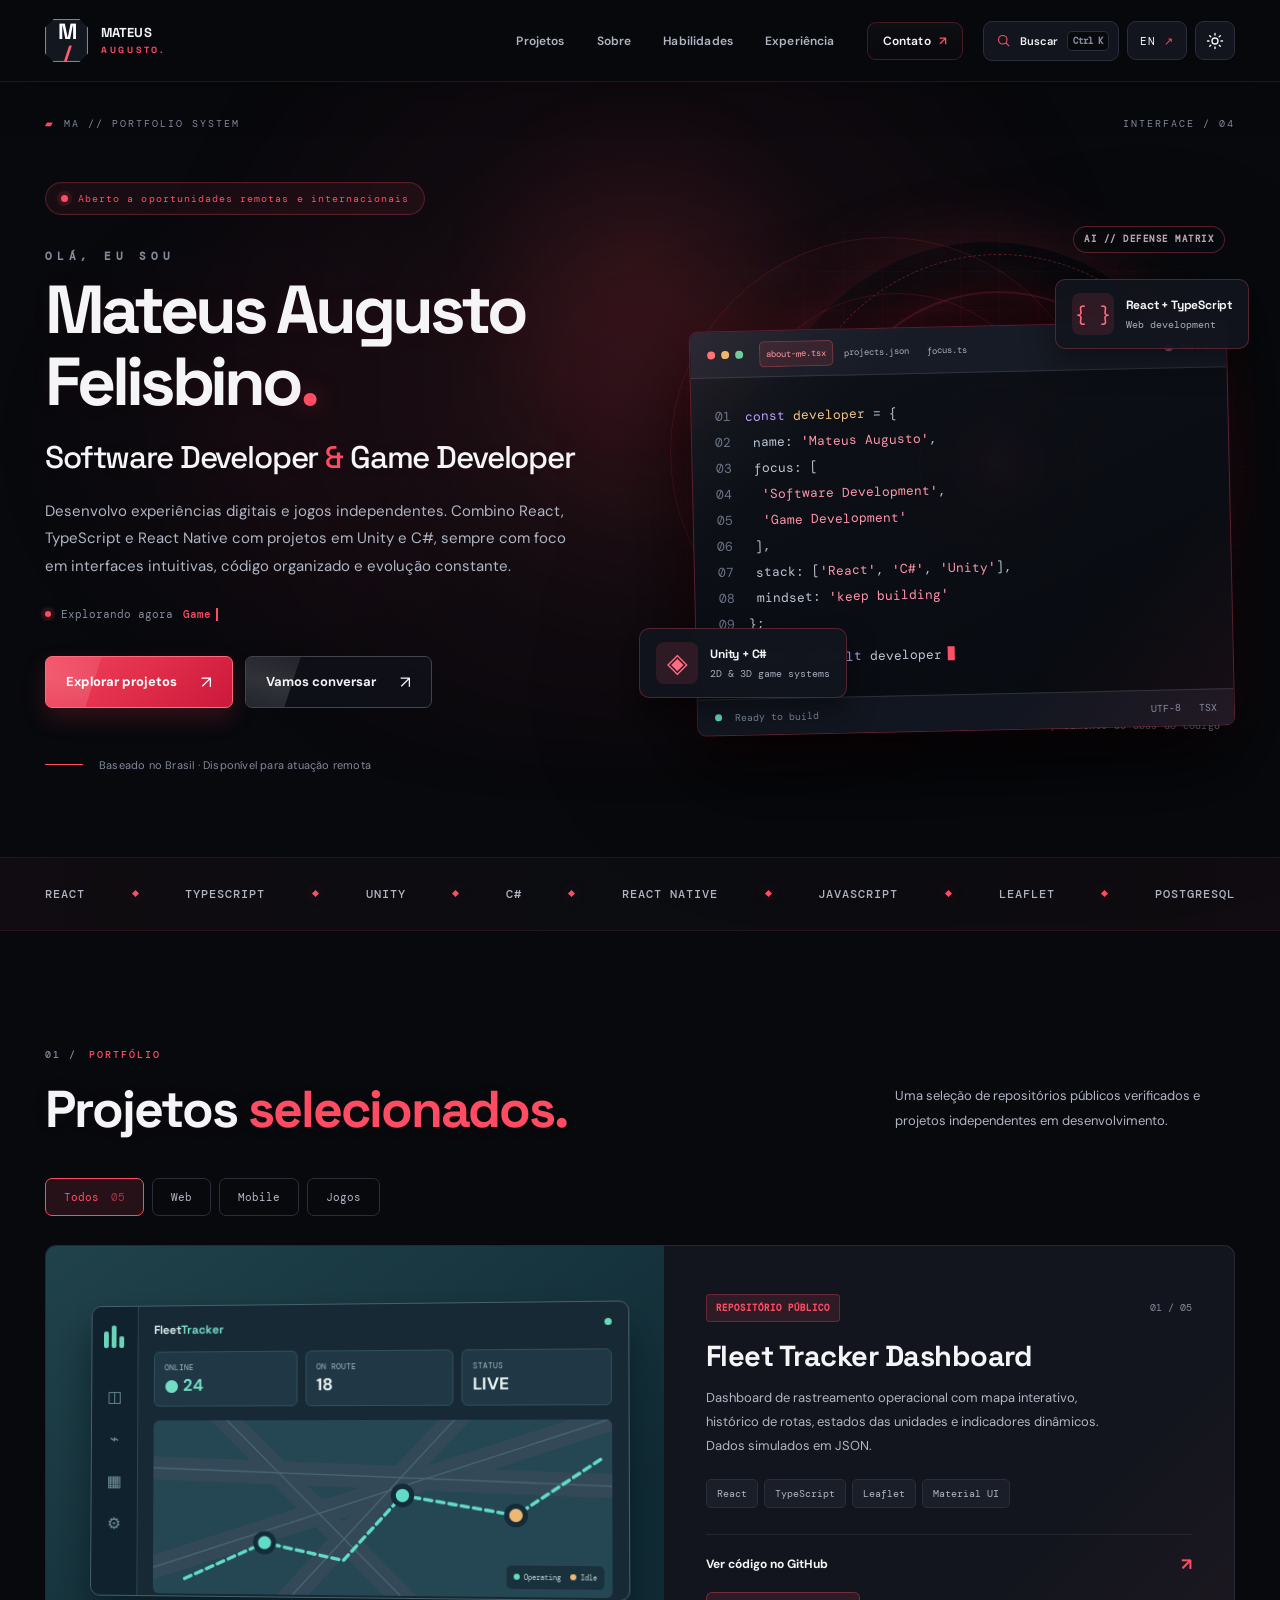
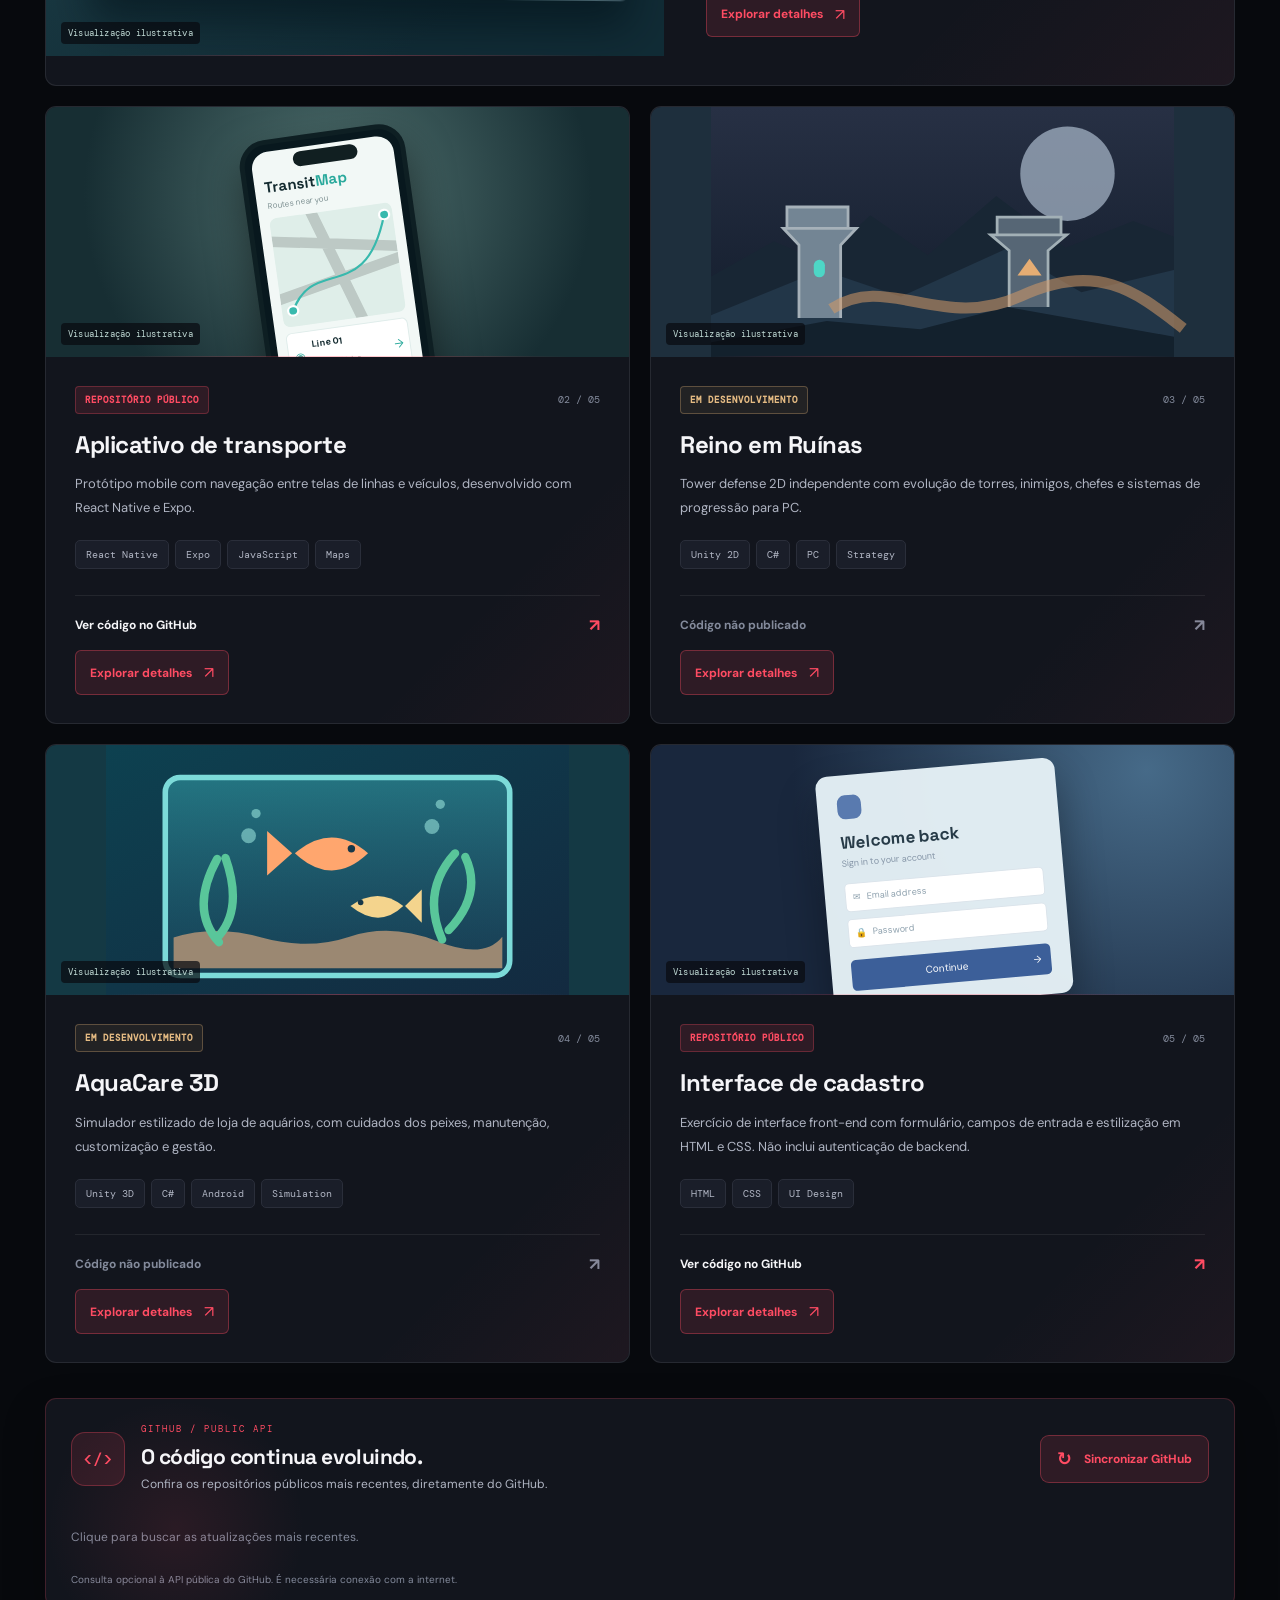
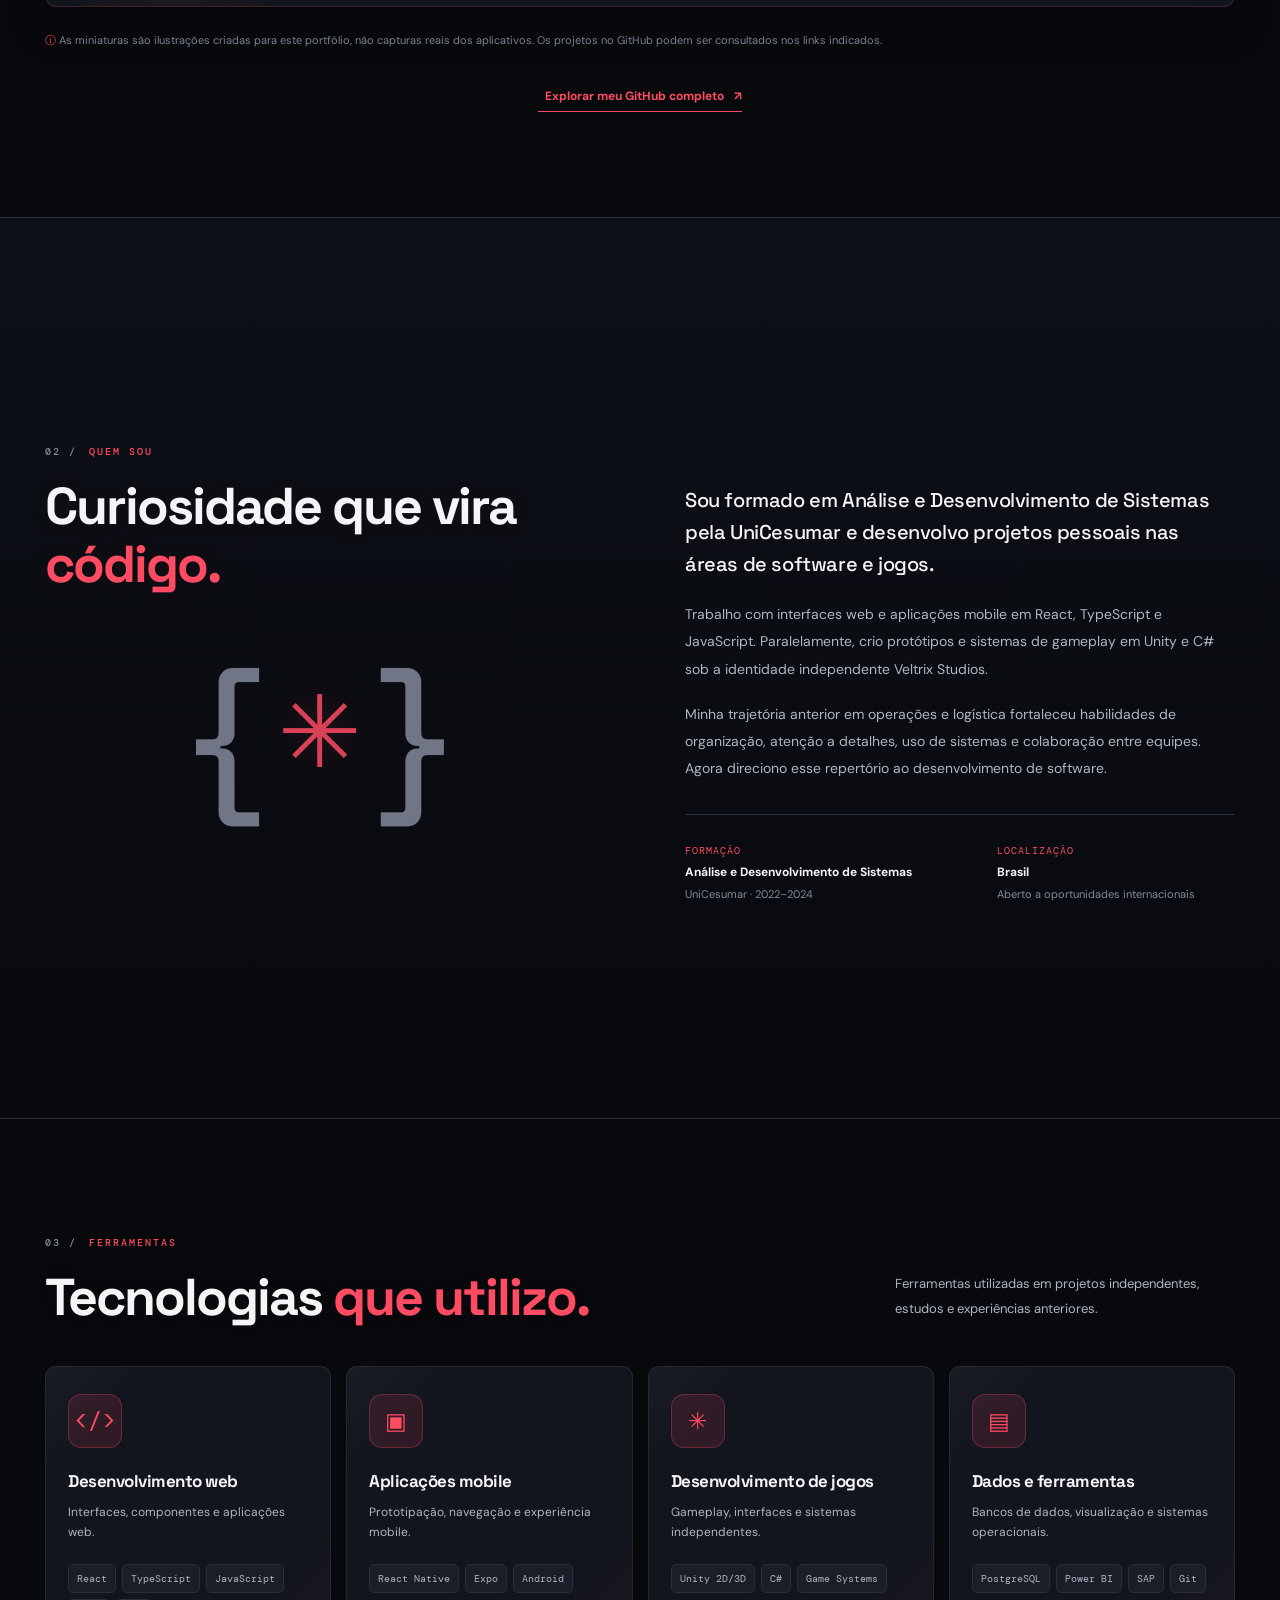
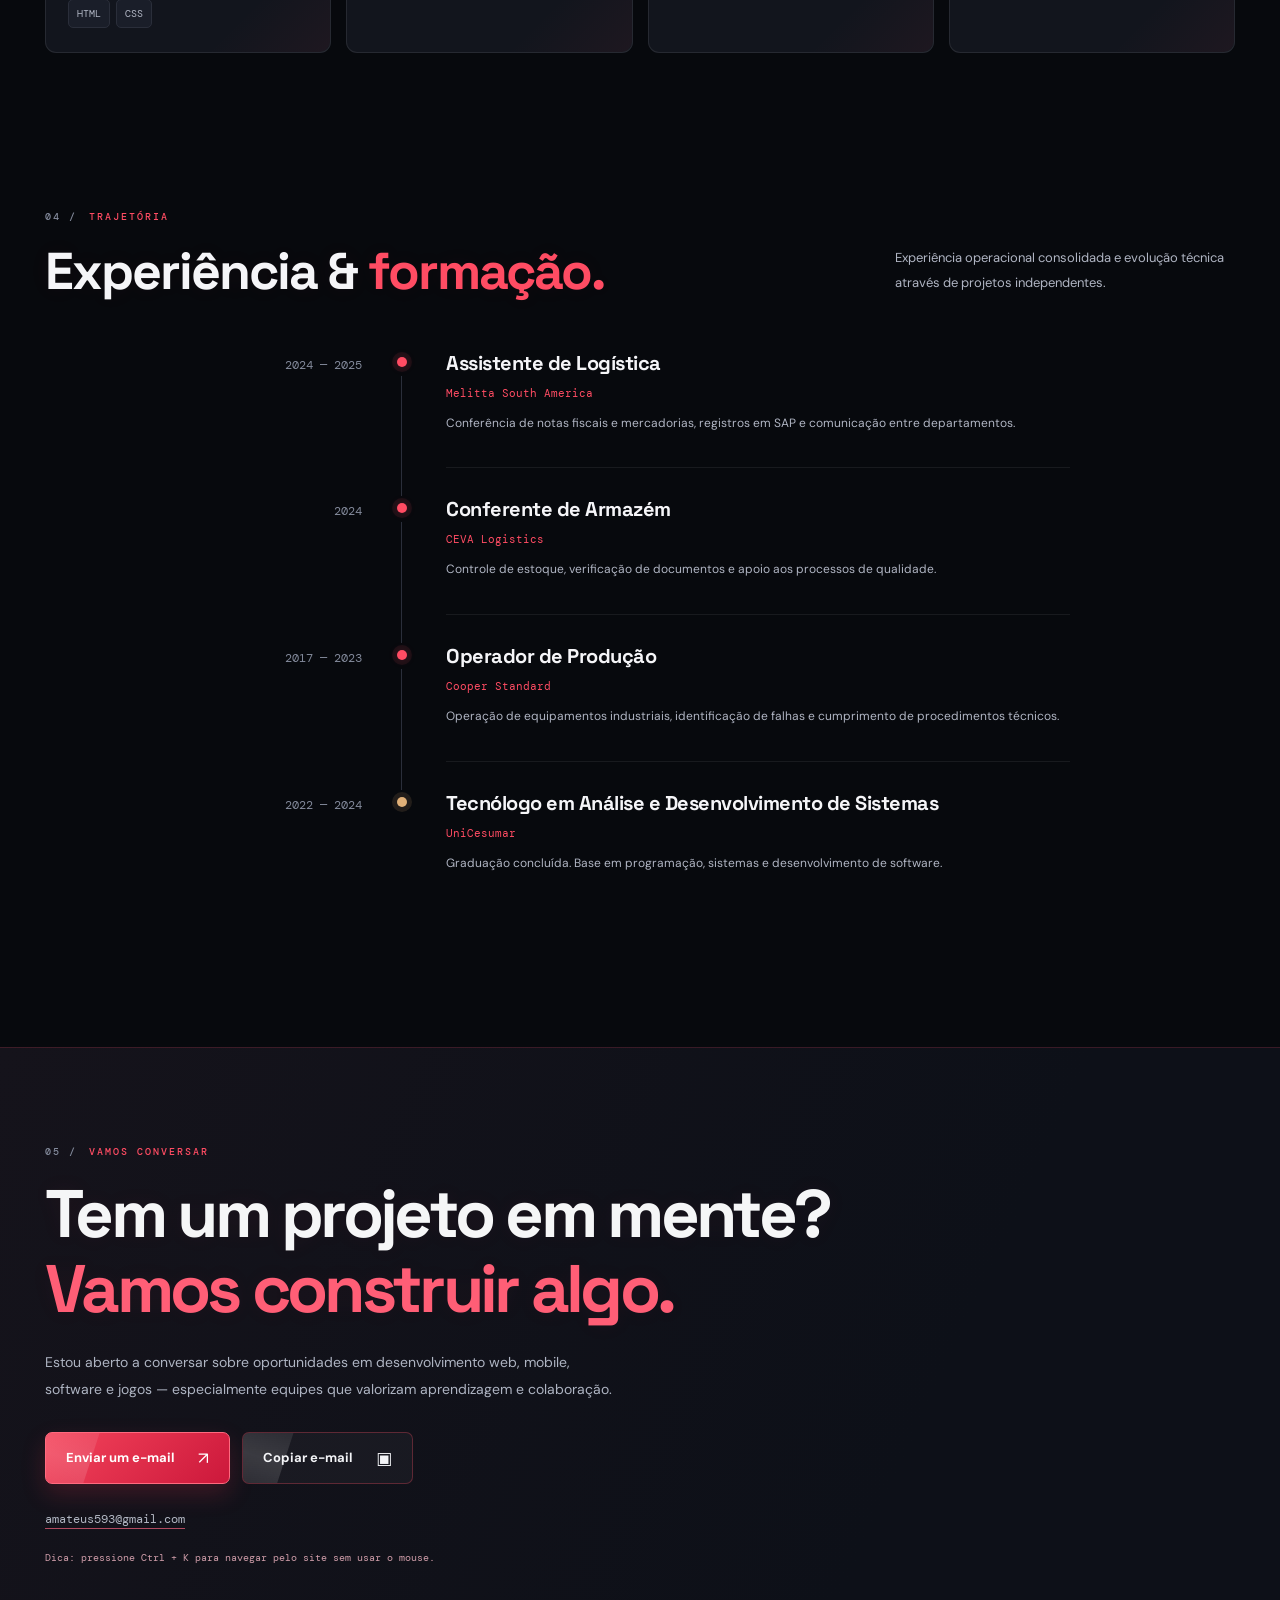
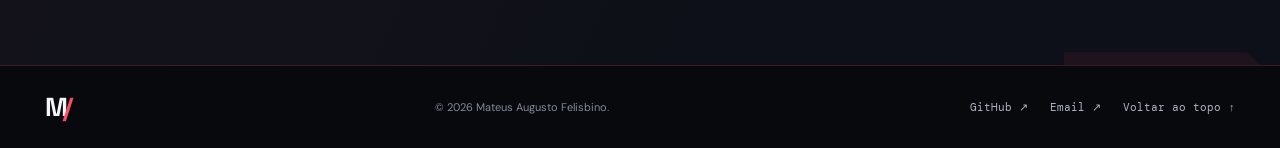
<file: index (1).html>
<!DOCTYPE html>
<html data-theme="dark" lang="pt-BR">
<head>
<meta charset="utf-8"/>
<meta content="width=device-width, initial-scale=1" name="viewport"/>
<meta content="#07090d" name="theme-color"/>
<meta content="Portfólio de Mateus Augusto Felisbino. Desenvolvedor de software e jogos com projetos em React, TypeScript, React Native, Unity e C#." id="meta-description" name="description"/>
<meta content="website" property="og:type"/>
<meta content="Mateus Augusto | Software &amp; Game Developer" property="og:title"/>
<meta content="Projetos reais em React, TypeScript e React Native, além de jogos independentes em Unity e C#." id="og-description" property="og:description"/>
<title>Mateus Augusto | Desenvolvedor de Software &amp; Jogos</title>
<link href="[data-uri]" rel="icon" type="image/svg+xml"/>
<style data-source="styles.css">@import url('https://fonts.googleapis.com/css2?family=DM+Mono:wght@400;500&family=DM+Sans:wght@400;500;600;700&family=Space+Grotesk:wght@400;500;600;700&display=swap');
:root{--bg:#0b121b;--bg2:#0e1922;--card:#111d27;--surface:#14232d;--text:#edf4f2;--muted:#91a3ae;--subtle:#647781;--accent:#65debf;--accent-dark:#102a27;--line:#25353e;--code:#0d1822;--shadow:rgba(0,0,0,.32);--white:#fff;--header:rgba(11,18,27,.88);color-scheme:dark}
:root[data-theme="light"]{--bg:#f3f7f7;--bg2:#e9f0f0;--card:#fff;--surface:#e7f0ee;--text:#14232b;--muted:#475a63;--subtle:#738890;--accent:#087f68;--accent-dark:#ddf4eb;--line:#d5e1e1;--code:#15252d;--shadow:rgba(13,44,47,.1);--header:rgba(243,247,247,.9);color-scheme:light}
*,*:before,*:after{box-sizing:border-box}
html{scroll-behavior:smooth;scroll-padding-top:100px}
body{margin:0;background:var(--bg);color:var(--text);font-family:'DM Sans',Inter,system-ui,-apple-system,'Segoe UI',sans-serif;-webkit-font-smoothing:antialiased;overflow-x:hidden}
::selection{background:var(--accent);color:var(--bg)}
a{color:inherit;text-decoration:none}
button{font:inherit;cursor:pointer}
a,button{-webkit-tap-highlight-color:transparent}
a:focus-visible,button:focus-visible{outline:3px solid var(--accent);outline-offset:4px}
.shell{width:min(1190px,calc(100% - 72px));margin-inline:auto}
.skip-link{position:fixed;z-index:1000;top:-70px;left:20px;background:var(--accent);color:#071918;padding:12px 18px;border-radius:10px}.skip-link:focus{top:20px}
.visually-hidden{position:absolute;width:1px;height:1px;padding:0;margin:-1px;overflow:hidden;clip:rect(0,0,0,0);white-space:nowrap;border:0}
.page-glow{position:absolute;z-index:0;inset:0 0 auto;min-height:760px;background:radial-gradient(ellipse 65% 60% at 78% 26%,rgba(38,120,117,.12),transparent 75%);pointer-events:none}
.progress{position:fixed;height:2px;width:0;left:0;top:0;background:var(--accent);z-index:110}
.site-header{height:82px;position:sticky;top:0;z-index:80;background:var(--header);backdrop-filter:blur(20px);-webkit-backdrop-filter:blur(20px);border-bottom:1px solid var(--line)}
.nav{height:100%;display:flex;align-items:center;justify-content:space-between;gap:20px;position:relative}
.brand{display:flex;align-items:center;gap:13px;flex-shrink:0}.brand-icon{width:43px;height:43px;border:1.5px solid var(--accent);border-radius:12px;display:grid;place-items:center;font-family:'Space Grotesk',sans-serif;font-weight:700;letter-spacing:-6px;padding-right:5px;font-size:22px;line-height:1}.brand-icon span,.footer-brand span{color:var(--accent)}.brand-text{font-family:'Space Grotesk',sans-serif;letter-spacing:-.5px;font-size:14px;font-weight:700;display:flex;flex-direction:column;line-height:1.12}.brand-text span{color:var(--accent);font-size:10px;letter-spacing:2px;margin-top:4px}
.nav-menu,.nav-actions{display:flex;align-items:center}.nav-menu{gap:32px;margin-left:auto}.nav-menu>a{color:var(--muted);font-size:13px;font-weight:600;transition:color .2s}.nav-menu>a:hover,.footer-links a:hover{color:var(--accent)}.nav-menu>a.nav-contact{color:var(--text);border:1px solid var(--line);padding:10px 15px;border-radius:9px}.nav-contact span{color:var(--accent);padding-left:5px}.nav-actions{gap:10px}.lang-toggle,.icon-button{height:39px;border:1px solid var(--line);background:transparent;color:var(--text);border-radius:9px;display:grid;place-items:center;transition:border-color .2s,background .2s}.lang-toggle{font-family:'DM Mono',monospace;font-size:11px;letter-spacing:1px;display:flex;align-items:center;gap:8px;padding:0 12px}.lang-toggle span{color:var(--accent)}.icon-button{width:40px}.lang-toggle:hover,.icon-button:hover{border-color:var(--accent);background:var(--surface)}.menu-toggle{display:none}
.hero{position:relative;min-height:685px;display:grid;grid-template-columns:1.13fr .87fr;gap:50px;align-items:center;padding-top:52px;padding-bottom:70px}
.hero-copy{position:relative;z-index:1}.eyebrow{display:inline-flex;align-items:center;gap:10px;padding:9px 15px;border:1px solid rgba(101,222,191,.25);border-radius:40px;background:rgba(40,135,115,.07);font-family:'DM Mono',monospace;font-size:10px;letter-spacing:.5px;color:var(--accent);margin:0 0 38px}.pulse-dot{width:7px;height:7px;border-radius:50%;background:var(--accent);box-shadow:0 0 0 5px rgba(101,222,191,.12)}.hero-intro{font-family:'DM Mono',monospace;font-size:11px;font-weight:500;letter-spacing:4px;color:var(--muted);margin:0 0 11px}
h1,h2,h3,h4,p{margin-top:0}h1,h2,h3{font-family:'Space Grotesk',sans-serif}h1{font-size:clamp(56px,5.45vw,83px);line-height:1.035;letter-spacing:-5px;margin:0 0 22px;font-weight:700}h1 .surname{display:block}h1 .punct{color:var(--accent)}.hero-role{font-family:'Space Grotesk',sans-serif;font-size:clamp(23px,2.35vw,34px);line-height:1.2;letter-spacing:-1.4px;font-weight:500;color:var(--accent);margin:0 0 21px}.hero-role .and{color:var(--muted)}.hero-description{max-width:550px;color:var(--muted);font-size:15px;line-height:1.95;margin-bottom:29px}
.hero-actions,.contact-actions{display:flex;align-items:center;gap:12px;flex-wrap:wrap}.button{border-radius:10px;padding:14px 22px;display:inline-flex;align-items:center;justify-content:center;gap:25px;min-height:49px;font-size:13px;font-weight:700;transition:transform .2s,border-color .2s,background .2s;white-space:nowrap}.button:hover{transform:translateY(-2px)}.button span:last-child{font-size:17px;font-weight:400}.button-primary{background:#65debf;border:1px solid #65debf;color:#0b2021}.button-primary:hover{background:#94efda}.button-secondary{border:1px solid var(--line);background:transparent;color:var(--text)}.button-secondary:hover{border-color:var(--accent);background:var(--surface)}.hero-bottom{display:flex;align-items:center;gap:16px;margin-top:55px}.hero-bottom p{font-size:11px;letter-spacing:.2px;color:var(--subtle);margin:0}.hero-line{width:38px;height:1px;background:var(--accent)}
.hero-visual{height:508px;position:relative;isolation:isolate}.visual-grid{position:absolute;inset:2% -6%;opacity:.5;background-image:linear-gradient(var(--line) 1px,transparent 1px),linear-gradient(90deg,var(--line) 1px,transparent 1px);background-size:39px 39px;mask-image:radial-gradient(ellipse 76% 76% at center,#000 30%,transparent 100%)}.visual-orbit{position:absolute;width:320px;height:320px;border:1px solid rgba(101,222,191,.15);border-radius:50%;left:10%;top:14%;z-index:-1}.orb-two{width:430px;height:430px;left:-2%;top:3%;border-color:rgba(101,222,191,.08)}
.editor-window{position:absolute;top:99px;right:12px;left:5px;background:var(--code);border:1px solid #35505c;border-radius:15px;box-shadow:0 27px 70px rgba(0,0,0,.45),0 0 90px rgba(56,181,156,.06);overflow:hidden;transform:rotate(-2deg)}.editor-titlebar{height:46px;display:flex;align-items:center;padding:0 17px;border-bottom:1px solid #263c47;color:#99adb6;font-family:'DM Mono',monospace;font-size:11px;gap:16px}.editor-dots{display:flex;gap:6px}.editor-dots i{height:8px;width:8px;border-radius:50%;background:#ff6e70}.editor-dots i:nth-child(2){background:#efb765}.editor-dots i:nth-child(3){background:#68cd99}.editor-branch{margin-left:auto;color:#68cd99}.editor-code{padding:26px 23px 27px;font-family:'DM Mono',monospace;font-size:clamp(10px,1.1vw,13px);line-height:2;white-space:nowrap;color:#b5d2dc;overflow:hidden}.editor-code em{font-style:normal;display:inline-block;width:22px;color:#49626d;user-select:none}.editor-code .kw{color:#a7b7fa}.editor-code .fn{color:#f5cb92}.editor-code .str{color:#91d6ad}.editor-code .code-gap{height:8px}.cursor{display:inline-block;width:7px;height:14px;background:#65debf;vertical-align:-2px;margin-left:6px;animation:blink 1.2s step-end infinite}@keyframes blink{50%{opacity:0}}.editor-footer{display:flex;align-items:center;justify-content:space-between;padding:11px 17px;border-top:1px solid #263c47;font-family:'DM Mono',monospace;font-size:10px;color:#8ba5ac}.signal-dot{display:inline-block;width:7px;height:7px;background:#65debf;border-radius:50%;margin-right:7px}
.floating-tech{position:absolute;z-index:2;display:flex;align-items:center;gap:12px;padding:13px 16px;background:#1b3037;border:1px solid #39605b;border-radius:12px;box-shadow:0 14px 34px rgba(0,0,0,.34);color:#eaf5f2;animation:floaty 6s ease-in-out infinite}.float-top{right:-14px;top:57px}.float-bottom{bottom:34px;left:-42px;animation-delay:-3s}.floating-tech strong{display:block;font-family:'Space Grotesk',sans-serif;font-size:12px;letter-spacing:-.2px}.floating-tech small{display:block;font-family:'DM Mono',monospace;font-size:10px;color:#95b2ae;margin-top:5px}.tech-symbol{font-size:20px;color:#65debf;font-family:'DM Mono',monospace;background:#233d42;border-radius:8px;width:42px;height:42px;display:grid;place-items:center}.unity-mark{font-size:27px}@keyframes floaty{50%{transform:translateY(-8px)}}
.tech-marquee{height:74px;border-top:1px solid var(--line);border-bottom:1px solid var(--line);background:var(--bg2);overflow:hidden;display:flex;align-items:center}.marquee-inner{width:min(1190px,calc(100% - 72px));margin-inline:auto;display:flex;justify-content:space-between;align-items:center;gap:22px;white-space:nowrap}.marquee-inner span{font-family:'DM Mono',monospace;font-size:12px;letter-spacing:1px;color:var(--subtle);font-weight:500}.marquee-inner i{display:block;width:5px;height:5px;min-width:5px;background:var(--accent);transform:rotate(45deg)}
.section{padding-top:117px;padding-bottom:112px}.section-head{display:flex;align-items:flex-end;justify-content:space-between;gap:32px;margin-bottom:37px}.section-label{display:flex;align-items:center;gap:12px;font-family:'DM Mono',monospace;letter-spacing:2.2px;font-size:10px;font-weight:500;color:var(--accent);margin-bottom:19px}.label-index{color:var(--subtle)}.section h2,.about-grid h2{font-size:clamp(38px,4.05vw,59px);line-height:1.12;letter-spacing:-2.7px;margin:0;font-weight:700}.section h2 span,.about-grid h2 span{color:var(--accent)}.section-subtitle{color:var(--muted);font-size:13px;line-height:1.9;max-width:340px;margin:0 0 4px}
.filter-bar{display:flex;align-items:center;gap:8px;margin-bottom:29px;flex-wrap:wrap}.filter{border:1px solid var(--line);background:transparent;color:var(--muted);border-radius:8px;padding:11px 18px;font-family:'DM Mono',monospace;font-size:11px;transition:all .2s}.filter span{margin-left:5px;opacity:.6}.filter:hover{color:var(--text);border-color:var(--accent)}.filter.active{background:var(--accent-dark);color:var(--accent);border-color:var(--accent)}
.projects-grid{display:grid;grid-template-columns:repeat(2,minmax(0,1fr));gap:22px}.project-card{border:1px solid var(--line);background:var(--card);border-radius:16px;overflow:hidden;display:flex;flex-direction:column;transition:transform .25s,border-color .25s,box-shadow .25s}.project-card:hover{transform:translateY(-5px);border-color:rgba(101,222,191,.43);box-shadow:0 15px 42px var(--shadow)}.project-card[hidden]{display:none!important}.project-featured{grid-column:1/-1;flex-direction:row;min-height:410px}.project-featured .project-art{width:52%;min-height:410px}.project-featured .project-info{width:48%;padding:48px 42px;display:flex;flex-direction:column;align-items:flex-start}.project-featured .project-info h3{font-size:29px}.project-featured .project-info p{max-width:425px}.project-featured .project-info .project-link{margin-top:auto}.project-art{position:relative;height:250px;overflow:hidden;display:grid;place-items:center;isolation:isolate}.art-caption{position:absolute;bottom:12px;left:15px;color:#c0dad5;font-family:'DM Mono',monospace;font-size:9px;letter-spacing:.2px;background:rgba(8,23,30,.6);border-radius:4px;padding:5px 7px}.project-info{padding:30px 30px 28px;flex:1;display:flex;flex-direction:column;align-items:flex-start}.project-overline{display:flex;align-items:center;justify-content:space-between;gap:10px;width:100%;margin-bottom:17px}.type-pill{color:var(--accent);border:1px solid rgba(101,222,191,.22);background:rgba(101,222,191,.07);border-radius:4px;font-family:'DM Mono',monospace;font-size:9px;letter-spacing:1px;padding:7px 9px}.type-dev{color:#e8b981;border-color:rgba(232,185,129,.25);background:rgba(232,185,129,.07)}.index{color:var(--subtle);font-family:'DM Mono',monospace;font-size:10px}.project-info h3{font-size:24px;letter-spacing:-.8px;line-height:1.2;margin:0 0 13px}.project-info p{font-size:13px;line-height:1.85;color:var(--muted);margin:0 0 20px}.tag-list{display:flex;flex-wrap:wrap;gap:6px;margin-bottom:26px}.tag-list span,.skill-tags span{background:var(--surface);color:var(--muted);border:1px solid var(--line);font-family:'DM Mono',monospace;border-radius:5px;padding:7px 10px;font-size:10px}.project-link{margin-top:auto;display:flex;align-items:center;justify-content:space-between;width:100%;gap:12px;border-top:1px solid var(--line);padding-top:18px;font-size:12px;font-weight:700;transition:color .2s}.project-link span:last-child{color:var(--accent);font-size:17px}.project-link:hover{color:var(--accent)}.project-unavailable{color:var(--subtle);cursor:default}.project-unavailable span:last-child{color:var(--subtle)}.projects-footnote{color:var(--subtle);font-size:11px;line-height:1.8;margin:17px 0 0}.projects-footnote span:first-child{color:var(--accent)}.view-all{text-align:center;margin-top:33px}.text-link{color:var(--accent);font-size:12px;font-weight:700;border-bottom:1px solid var(--accent);padding-bottom:7px}.text-link span{margin-left:7px}
.art-fleet{background:linear-gradient(145deg,#20424b,#102b35 78%);padding:38px 35px}.fleet-mock{width:100%;max-width:540px;height:295px;display:flex;box-shadow:0 25px 40px rgba(1,15,21,.55);background:#172935;border:1px solid #45616b;border-radius:10px;overflow:hidden;transform:perspective(950px) rotateY(-4deg) rotateX(1deg)}.fleet-sidebar{width:48px;background:#10222e;display:flex;flex-direction:column;gap:22px;align-items:center;padding-top:19px;color:#73939e;border-right:1px solid #2a4551}.fleet-sidebar b{font-size:16px;font-weight:400}.fleet-logo{width:23px;height:23px;display:flex;align-items:flex-end;gap:3px;margin-bottom:17px}.fleet-logo span{height:17px;width:5px;background:#69d4b8;border-radius:2px}.fleet-logo span:nth-child(2){height:23px}.fleet-logo span:nth-child(3){height:12px}.fleet-main{padding:16px;width:calc(100% - 48px);min-width:0}.fleet-header{display:flex;justify-content:space-between;color:#d7eceb;font-family:'Space Grotesk',sans-serif;font-weight:700;font-size:12px}.fleet-header span span{color:#76dfc9}.fleet-small-dot{width:7px;height:7px;border-radius:50%;background:#69dab8}.fleet-stats{display:grid;grid-template-columns:repeat(3,1fr);gap:8px;margin:14px 0}.fleet-stats>div{padding:10px;background:#203845;border:1px solid #30505a;border-radius:6px}.fleet-stats small{display:block;font-family:'DM Mono',monospace;font-size:8px;color:#9eb6bb}.fleet-stats strong{display:block;font-size:17px;color:#e8f2f1;margin-top:2px}.fleet-stats>div:first-child strong{color:#71dec5}.fleet-map{height:175px;border-radius:6px;overflow:hidden;background:#254653;position:relative}.fleet-map>svg{width:100%;height:100%}.map-legend{position:absolute;right:8px;bottom:8px;background:#18303ae9;border-radius:5px;color:#c6dbdc;font-family:'DM Mono',monospace;font-size:7px;display:flex;gap:9px;padding:7px}.map-legend i{width:6px;height:6px;background:#65debf;border-radius:50%;display:inline-block}.map-legend span:last-child i{background:#eeb873}
.art-mobile{background:radial-gradient(circle at 50% 35%,#517270,#172e33 76%)}.phone{height:315px;width:167px;background:#08181e;border:5px solid #0e1f23;box-shadow:0 20px 40px rgba(0,0,0,.5);border-radius:27px;padding:7px;transform:rotate(-8deg) translateY(24px);position:relative}.phone-camera{position:absolute;z-index:2;top:11px;left:49px;width:65px;height:15px;border-radius:10px;background:#111f21}.phone-screen{height:100%;border-radius:17px;overflow:hidden;background:#f2f8f6;padding:26px 10px 10px;color:#142b30;font-family:'DM Sans',sans-serif}.phone-title{font-family:'Space Grotesk';font-size:15px;font-weight:700}.phone-title span{color:#2aa99c}.phone-title-small{font-size:8px;color:#7c8f91;margin:4px 0 8px}.phone-map{height:110px;border-radius:7px;overflow:hidden;background:#dfeee9}.phone-map svg{width:100%;height:100%}.phone-line{display:flex;gap:8px;align-items:center;background:#fff;border:1px solid #e0edeb;border-radius:6px;padding:7px 6px;margin-top:6px}.phone-line span{color:#2aa99c;font-size:12px}.phone-line div{flex:1}.phone-line b{font-size:9px;display:block}.phone-line small{font-size:7px;color:#819394}.phone-line i{font-style:normal;color:#2aa99c;font-size:12px}
.art-ruins{background:#1e2f3d}.art-aquacare{background:#143944}.game-art{width:100%;height:100%;object-fit:cover}
.art-login{background:radial-gradient(circle at 85% 10%,#466a88,#19273d 65%)}.login-mock{background:rgba(231,242,247,.96);color:#273b48;border-radius:12px;width:240px;padding:20px;transform:rotate(-5deg) translateY(15px);box-shadow:0 20px 40px rgba(0,0,0,.32)}.login-orb{width:24px;height:24px;border-radius:8px;background:#597aaf;margin-bottom:12px}.login-mock h4{font-family:'Space Grotesk';font-size:17px;margin:0 0 4px}.login-mock p{font-size:9px;color:#8595a7;margin:0 0 14px}.mock-input{height:29px;border:1px solid #dbe4eb;border-radius:5px;color:#8da0ad;background:#fff;font-size:9px;margin-bottom:7px;padding:7px}.mock-button{padding:9px;background:#3c5f99;border-radius:5px;color:#fff;font-size:10px;text-align:center;margin-top:12px}.mock-button span{float:right}
.about-section{background:var(--bg2);border-block:1px solid var(--line)}.about-grid{display:grid;grid-template-columns:1fr 1fr;gap:90px;padding-top:110px;padding-bottom:105px}.about-left{position:relative}.about-grid h2{max-width:480px}.about-art{height:230px;display:flex;align-items:center;justify-content:center;gap:16px;margin-top:25px;opacity:.85;color:var(--subtle)}.big-bracket{font-family:'Space Grotesk';font-size:160px;font-weight:500;line-height:1}.about-asterisk{font-size:100px;color:var(--accent);animation:soft-spin 28s linear infinite}@keyframes soft-spin{to{transform:rotate(360deg)}}.about-right{padding-top:39px}.about-right p{color:var(--muted);font-size:14px;line-height:1.95;margin-bottom:18px}.about-right .about-lead{color:var(--text);font-family:'Space Grotesk';font-size:20px;font-weight:500;line-height:1.6;letter-spacing:-.4px;margin-bottom:21px}.about-facts{display:grid;grid-template-columns:1.25fr 1fr;gap:15px;border-top:1px solid var(--line);padding-top:29px;margin-top:31px}.about-facts div{display:flex;flex-direction:column;gap:7px}.about-facts span{font-family:'DM Mono',monospace;font-size:10px;letter-spacing:1px;color:var(--accent)}.about-facts strong{font-size:12px;font-weight:700}.about-facts small{color:var(--subtle);font-size:11px}
.skills-grid{display:grid;grid-template-columns:repeat(4,minmax(0,1fr));gap:15px}.skill-panel{border:1px solid var(--line);border-radius:14px;padding:27px 22px 24px;background:var(--card);min-height:278px;transition:border-color .2s,transform .2s}.skill-panel:hover{border-color:var(--accent);transform:translateY(-4px)}.skill-icon{font-family:'DM Mono',monospace;font-size:23px;color:var(--accent);display:flex;align-items:center;justify-content:center;width:54px;height:54px;border:1px solid rgba(101,222,191,.25);border-radius:13px;background:var(--accent-dark);margin-bottom:22px}.skill-panel h3{font-size:17px;letter-spacing:-.5px;margin-bottom:10px}.skill-panel p{color:var(--muted);font-size:12px;line-height:1.7;margin-bottom:20px;min-height:42px}.skill-tags{display:flex;flex-wrap:wrap;gap:6px}.skill-tags span{padding:7px 8px}
.experience{padding-top:45px}.timeline{max-width:860px;margin:50px auto 0}.timeline-item{display:grid;grid-template-columns:152px 30px minmax(0,1fr);gap:27px;min-height:140px}.timeline-date{font-family:'DM Mono',monospace;color:var(--subtle);font-size:12px;padding-top:7px;text-align:right}.timeline-marker{position:relative}.timeline-marker:before{content:'';position:absolute;top:7px;left:8px;width:10px;height:10px;background:var(--accent);border-radius:50%;box-shadow:0 0 0 5px var(--accent-dark)}.timeline-marker:after{content:'';position:absolute;top:26px;bottom:0;left:12px;background:var(--line);width:1px}.timeline-item:last-child .timeline-marker:after{display:none}.timeline-content{padding-bottom:33px;border-bottom:1px solid var(--line);margin-bottom:28px}.timeline-item:last-child .timeline-content{border:0}.timeline-content h3{font-size:20px;letter-spacing:-.5px;margin:0 0 5px}.timeline-company{font-family:'DM Mono',monospace;font-size:11px;color:var(--accent)}.timeline-content p{color:var(--muted);font-size:12px;line-height:1.8;margin:11px 0 0}.education-item .timeline-marker:before{background:#e1b078;box-shadow:0 0 0 5px rgba(225,176,120,.12)}
.contact-section{background:#102b30;border-top:1px solid #24524f;border-bottom:1px solid #24524f;color:#edf4f2;position:relative;overflow:hidden}.contact-section:after{content:'↗';font-family:'Space Grotesk';font-size:550px;font-weight:700;position:absolute;right:-40px;bottom:-345px;line-height:1;color:rgba(101,222,191,.04);pointer-events:none}.contact-inner{padding-top:97px;padding-bottom:98px;position:relative;z-index:1}.contact-section h2{font-family:'Space Grotesk';font-size:clamp(40px,5.25vw,72px);letter-spacing:-3.7px;line-height:1.11;margin:0 0 23px}.contact-section h2 span{color:#65debf}.contact-section p{max-width:570px;color:#a1bdb9;line-height:1.9;font-size:14px;margin-bottom:29px}.contact-actions{margin-bottom:23px}.contact-section .button-secondary{border-color:#47706a;color:#e8f7f2}.contact-section .button-secondary:hover{background:#1e4546}.email-address{color:#8eaaa5;font-family:'DM Mono',monospace;font-size:12px;text-decoration:underline;text-decoration-color:#49756d;text-underline-offset:5px}
.footer{background:var(--bg);padding:24px 0}.footer-inner{display:flex;align-items:center;justify-content:space-between;gap:20px}.footer-brand{font-family:'Space Grotesk';font-weight:700;font-size:26px;letter-spacing:-5px;padding-right:5px}.footer-note{font-size:11px;color:var(--subtle)}.footer-links{display:flex;gap:22px}.footer-links a{color:var(--muted);font-family:'DM Mono',monospace;font-size:11px;transition:color .2s}
@media(max-width:1150px){.nav-menu{gap:20px}.hero{gap:20px}.floating-tech.float-top{right:-4px}.floating-tech.float-bottom{left:-9px}.skills-grid{grid-template-columns:repeat(2,1fr)}.skill-panel{min-height:248px}}
@media(max-width:920px){.shell{width:min(100% - 44px,1190px)}.site-header{height:74px}.nav-menu{display:none;position:absolute;top:74px;left:-22px;right:-22px;padding:22px;background:var(--bg2);border-bottom:1px solid var(--line);flex-direction:column;align-items:stretch;gap:0;box-shadow:0 16px 24px var(--shadow)}.nav-menu.open{display:flex}.nav-menu>a{padding:14px 12px;font-size:14px}.nav-menu>a.nav-contact{margin-top:10px}.menu-toggle{display:grid}.hero{grid-template-columns:1fr;min-height:auto;padding-top:85px;padding-bottom:65px}.hero-copy{max-width:760px}.hero-visual{height:430px;width:min(590px,100%);margin-inline:auto}.hero-visual .editor-window{top:68px}.hero h1{font-size:clamp(58px,9vw,84px)}.marquee-inner{width:max-content;gap:25px;padding-inline:22px}.tech-marquee{overflow:hidden}.about-grid{gap:38px}.about-art{height:180px}.big-bracket{font-size:120px}.about-asterisk{font-size:70px}.project-featured .project-info{padding:37px 30px}.project-featured .project-art{min-height:390px}.project-featured{min-height:390px}}
@media(max-width:650px){.shell{width:calc(100% - 36px)}.brand-text{font-size:12px}.brand-icon{width:38px;height:38px;font-size:21px}.nav-actions{gap:6px}.lang-toggle,.icon-button{height:36px}.icon-button{width:36px}.nav-menu{left:-18px;right:-18px}.hero{padding-top:63px;gap:0}.eyebrow{margin-bottom:30px;font-size:9px;padding:8px 10px}.hero-intro{font-size:10px}h1{letter-spacing:-3px!important}.hero h1{font-size:clamp(44px,11.3vw,67px);line-height:1.07}.hero-role{font-size:clamp(20px,5.3vw,27px);letter-spacing:-.8px}.hero-description{font-size:14px;line-height:1.9}.hero-actions{align-items:stretch}.button{padding:13px 16px;gap:16px;font-size:12px}.hero-bottom{margin-top:34px}.hero-visual{height:365px;margin-top:24px;overflow:clip}.orb-two{width:100%;height:350px;left:0;top:4%}.editor-window{left:5px;right:4px!important;top:75px!important}.editor-code{font-size:clamp(8px,2.1vw,11px);padding:19px 13px;line-height:2.1}.editor-code em{width:18px}.editor-titlebar{height:40px;padding-inline:12px}.floating-tech{padding:8px 10px;gap:8px}.floating-tech.float-top{top:35px;right:0}.floating-tech.float-bottom{bottom:5px;left:0}.floating-tech strong{font-size:10px}.floating-tech small{font-size:8px}.tech-symbol{width:30px;height:30px;font-size:15px}.tech-marquee{height:61px}.marquee-inner span{font-size:10px}.section{padding-top:79px;padding-bottom:77px}.section-head{display:block}.section h2,.about-grid h2{font-size:clamp(36px,8.7vw,48px);letter-spacing:-1.8px}.section-subtitle{max-width:100%;margin:17px 0 0}.filter-bar{gap:7px}.filter{padding:10px 14px;font-size:10px}.projects-grid{grid-template-columns:1fr;gap:16px}.project-featured{grid-column:auto;flex-direction:column;min-height:auto}.project-featured .project-art{width:100%;height:265px;min-height:265px}.project-featured .project-info{width:100%;padding:29px 24px}.project-featured .project-info h3{font-size:25px}.project-art{height:235px}.project-info{padding:25px 24px}.project-info h3{font-size:23px}.fleet-mock{height:270px;transform:scale(.9) rotate(-3deg)}.about-grid{grid-template-columns:1fr;gap:0;padding-top:80px;padding-bottom:75px}.about-art{display:none}.about-right{padding-top:25px}.about-right .about-lead{font-size:18px}.about-facts{grid-template-columns:1fr 1fr}.skills-grid{grid-template-columns:1fr;gap:12px}.skill-panel{min-height:auto}.skill-panel p{min-height:0}.experience{padding-top:10px}.timeline{margin-top:35px}.timeline-item{grid-template-columns:76px 16px 1fr;gap:12px}.timeline-date{font-size:9px}.timeline-marker:before{left:4px;width:9px;height:9px}.timeline-marker:after{left:8px}.timeline-content h3{font-size:17px}.timeline-content{padding-bottom:23px;margin-bottom:23px}.contact-inner{padding-top:73px;padding-bottom:77px}.contact-section h2{font-size:clamp(38px,9vw,52px);letter-spacing:-1.9px}.contact-section p{font-size:13px}.contact-section:after{right:-190px;bottom:-300px}.footer-inner{flex-wrap:wrap;gap:14px}.footer-note{order:3;width:100%}.footer-links{margin-left:auto;gap:12px}.footer-links a{font-size:10px}}
@media(max-width:370px){.brand-text{display:none}.hero h1{font-size:42px}.button{flex:1}.filter{padding:9px 11px}.project-info{padding:24px 18px}.about-facts{grid-template-columns:1fr;gap:20px}}
@media(prefers-reduced-motion:reduce){html{scroll-behavior:auto}*,*:before,*:after{animation-duration:.01ms!important;animation-iteration-count:1!important;transition-duration:.01ms!important}}
</style>

<style data-source="enhancements.css">/* The interactive edition layers tasteful motion and accessible discovery on the original layout. */
[hidden]{display:none!important}
:root{--soft-accent:rgba(101,222,191,.14);--dialog-bg:#101e28}
:root[data-theme="light"]{--soft-accent:rgba(9,127,105,.10);--dialog-bg:#f7faf9}
body.has-overlay{overflow:hidden}
.command-trigger{display:flex;align-items:center;gap:9px;border:1px solid var(--line);border-radius:9px;background:var(--card);color:var(--muted);font-size:11px;font-weight:600;padding:9px 9px 9px 12px;white-space:nowrap;transition:background .2s,border-color .2s,color .2s}
.command-trigger:hover{border-color:var(--accent);color:var(--text);background:var(--surface)}
.command-trigger svg{color:var(--accent)}.command-trigger kbd{border:1px solid var(--line);border-radius:5px;font-family:'DM Mono',monospace;font-size:9px;padding:3px 5px;color:var(--subtle);background:var(--bg)}
.nav-menu a.current-section:not(.nav-contact){color:var(--accent)}
.now-building{margin:-9px 0 28px;display:flex;align-items:center;gap:10px;min-height:27px;font-family:'DM Mono',monospace;font-size:11px;color:var(--muted)}
.now-building strong{font-weight:500;color:var(--accent);min-width:115px}.now-dot{width:6px;height:6px;background:var(--accent);border-radius:50%;box-shadow:0 0 0 5px rgba(101,222,191,.07)}.type-caret{display:inline-block;width:2px;height:13px;margin-left:-5px;background:var(--accent);animation:blink .9s steps(1) infinite}
.editor-window{transition:transform .5s cubic-bezier(.2,.75,.1,1),box-shadow .35s;transform:translate(var(--hero-x,0px),var(--hero-y,0px)) rotate(-2deg)}
.editor-window:hover{box-shadow:0 33px 85px rgba(0,0,0,.49),0 0 90px rgba(56,181,156,.12)}
.editor-tabs{display:flex;align-items:center;gap:4px;flex:1;min-width:0;overflow:auto;scrollbar-width:none}.editor-tabs::-webkit-scrollbar{display:none}
.editor-tab{background:transparent;border:1px solid transparent;border-radius:5px;padding:6px 6px;color:#7c9aab;font:inherit;font-size:9px;white-space:nowrap;transition:background .2s,color .2s}
.editor-tab:hover{background:#213744;color:#f2fcf8}.editor-tab[aria-selected="true"]{background:#20313b;border-color:#375361;color:#a6ecdc}
.editor-code{min-height:300px}.editor-code.panel-flash{animation:code-switch .26s ease-out}@keyframes code-switch{from{opacity:.45;transform:translateY(4px)}to{opacity:1;transform:translateY(0)}}
.visual-hint{position:absolute;bottom:0;right:15px;font-family:'DM Mono',monospace;font-size:10px;color:var(--subtle);opacity:.8;letter-spacing:.25px;pointer-events:none}
.visual-hint:before{content:'↳ ';color:var(--accent)}
.floating-tech{pointer-events:none}
.project-card{position:relative;isolation:isolate;transform-style:preserve-3d;transition:border-color .3s,box-shadow .3s,transform .32s cubic-bezier(.2,.8,.2,1)}
.project-card.tilt-ready:hover{transform:perspective(1100px) rotateX(var(--rotate-x,0deg)) rotateY(var(--rotate-y,0deg)) translateY(-5px);box-shadow:0 18px 58px var(--shadow)}
.project-card::after{content:'';position:absolute;z-index:-1;inset:0;border-radius:inherit;background:radial-gradient(410px circle at var(--card-x,50%) var(--card-y,20%),rgba(101,222,191,.075),transparent 68%);opacity:0;pointer-events:none;transition:opacity .3s}
.project-card:hover::after{opacity:1}
.project-card:focus-visible{outline:2px solid var(--accent);outline-offset:4px}
.case-study{display:inline-flex;align-items:center;gap:12px;justify-content:space-between;width:fit-content;padding:11px 14px;margin-top:14px;border:1px solid rgba(101,222,191,.32);border-radius:8px;background:var(--accent-dark);color:var(--accent);font-size:12px;font-weight:700;transition:background .2s,transform .2s,border-color .2s}
.case-study:hover{background:var(--surface);border-color:var(--accent);transform:translateY(-2px)}.case-study span:last-child{font-size:16px;font-weight:400}
.project-info{display:flex;flex-direction:column;align-items:flex-start}
.project-info .project-link{margin-top:auto}
.project-info .case-study{margin-top:14px}
.project-featured .case-study{margin-top:17px}
.github-live{margin:35px 0 24px;padding:24px 25px 20px;border:1px solid var(--line);border-radius:17px;background:linear-gradient(115deg,var(--card),var(--bg2));box-shadow:0 6px 36px rgba(0,0,0,.055);position:relative;overflow:hidden}
.github-live:before{content:'';position:absolute;top:-100px;right:-20px;width:260px;height:260px;background:radial-gradient(circle,rgba(101,222,191,.09),transparent 70%);pointer-events:none}
.github-live-main{display:flex;align-items:center;justify-content:space-between;gap:18px;position:relative}
.github-live-identity{display:flex;align-items:center;gap:16px;min-width:0}
.github-live-icon{width:54px;height:54px;flex:0 0 54px;background:var(--accent-dark);border:1px solid rgba(101,222,191,.24);border-radius:14px;display:grid;place-items:center;font-family:'DM Mono',monospace;font-size:16px;font-weight:500;color:var(--accent)}
.github-kicker{display:block;color:var(--accent);font-family:'DM Mono',monospace;font-size:9px;letter-spacing:2px;margin-bottom:8px}
.github-live-identity h3{font-size:21px;letter-spacing:-.6px;margin:0 0 5px}
.github-live-identity p{font-size:12px;line-height:1.65;color:var(--muted);margin:0}
.github-refresh{position:relative;z-index:1;display:inline-flex;align-items:center;gap:12px;padding:11px 16px;flex-shrink:0;background:var(--accent-dark);color:var(--accent);border:1px solid rgba(101,222,191,.35);border-radius:9px;font-size:12px;font-weight:700;transition:border-color .2s,background .2s}
.github-refresh:hover{border-color:var(--accent);background:var(--surface)}.github-refresh:disabled{opacity:.6;cursor:wait}
.refresh-mark{font-size:18px}.github-refresh.loading .refresh-mark{animation:spinner 1s linear infinite}@keyframes spinner{to{transform:rotate(360deg)}}
.github-feed{margin-top:19px;display:grid;grid-template-columns:repeat(3,minmax(0,1fr));gap:10px}
.github-placeholder{grid-column:1/-1;color:var(--subtle);font-size:12px;margin:0;padding:15px 0}
.github-fallback{color:var(--accent);font-weight:700;font-size:12px}
.github-repo{min-width:0;display:flex;flex-direction:column;gap:9px;position:relative;border:1px solid var(--line);border-radius:10px;padding:18px 17px;background:var(--bg);transition:transform .2s,border-color .2s}
.github-repo:hover{transform:translateY(-3px);border-color:var(--accent)}
.github-repo strong{font-family:'Space Grotesk';font-size:14px;letter-spacing:-.25px;max-width:90%;overflow:hidden;text-overflow:ellipsis;white-space:nowrap}
.github-repo span{font-size:11px;line-height:1.5;color:var(--muted);min-height:32px;overflow:hidden;display:-webkit-box;-webkit-line-clamp:2;-webkit-box-orient:vertical}
.github-repo small{font-family:'DM Mono',monospace;font-size:10px;color:var(--accent)}
.github-repo b{position:absolute;top:17px;right:16px;color:var(--accent);font-size:16px}
.github-disclaimer{display:block;color:var(--subtle);font-size:10px;margin-top:13px}
.contact-quick{max-width:100%!important;color:#70bbaa!important;font-family:'DM Mono',monospace;font-size:10px!important;margin:20px 0 0!important}
/* Modals and the command palette */
.overlay-backdrop{position:fixed;inset:0;z-index:200;display:flex;align-items:center;justify-content:center;padding:22px;background:rgba(3,10,17,.76);backdrop-filter:blur(12px);-webkit-backdrop-filter:blur(12px);opacity:0;transition:opacity .2s}
.overlay-backdrop.shown{opacity:1}
.project-dialog,.palette-dialog{position:relative;width:min(100%,1000px);border:1px solid #38515b;background:var(--dialog-bg);color:var(--text);border-radius:20px;box-shadow:0 36px 120px rgba(0,0,0,.48);transform:translateY(14px) scale(.985);transition:transform .25s ease}
.shown>.project-dialog,.shown>.palette-dialog{transform:translateY(0) scale(1)}
.project-dialog{max-height:min(90vh,830px);overflow:auto;scrollbar-width:thin}
.dialog-heading{display:flex;align-items:center;justify-content:space-between;padding:15px 24px;border-bottom:1px solid var(--line)}
.dialog-eyebrow{font-family:'DM Mono',monospace;letter-spacing:2px;font-size:10px;color:var(--accent)}
.dialog-close{width:36px;height:36px;display:grid;place-items:center;font-size:15px;color:var(--text);border:1px solid var(--line);background:transparent;border-radius:9px}
.dialog-close:hover{background:var(--surface);border-color:var(--accent)}
.dialog-grid{display:grid;grid-template-columns:.9fr 1.1fr;gap:0;min-height:500px}
.dialog-art{min-width:0;background:#0b1822;display:grid;align-items:stretch;overflow:hidden;border-radius:0 0 0 20px}
.dialog-art>.project-art{width:100%;height:100%!important;min-height:440px;position:relative;border-radius:0;margin:0}
.dialog-art .project-art>.art-caption{bottom:16px}
.dialog-art .fleet-mock{transform:rotate(-3deg) scale(.94)}
.dialog-content{padding:37px 36px 34px;min-width:0;display:flex;flex-direction:column;align-items:flex-start}
.dialog-tag{display:inline-block;font-family:'DM Mono',monospace;font-size:10px;letter-spacing:1.2px;color:var(--accent);padding:8px 10px;border:1px solid rgba(101,222,191,.25);border-radius:7px;background:var(--accent-dark)}
.dialog-content h2{font-size:clamp(27px,3.2vw,43px);line-height:1.11;letter-spacing:-1.6px;margin:22px 0 14px}
.dialog-content>p{font-size:13px;line-height:1.85;color:var(--muted);margin-bottom:25px}
.dialog-section-title{font-family:'DM Mono',monospace;font-size:10px;letter-spacing:1px;color:var(--accent);font-weight:500;text-transform:uppercase;margin:0 0 14px}
.dialog-highlights{list-style:none;padding:0;margin:0 0 24px;display:grid;gap:12px}
.dialog-highlights li{font-size:12px;line-height:1.6;color:var(--text);display:flex;gap:10px}
.dialog-highlights li:before{content:'↗';flex:0 0 14px;color:var(--accent)}
.dialog-stack{display:flex;gap:6px;flex-wrap:wrap;margin-top:auto;margin-bottom:22px}
.dialog-stack span{border:1px solid var(--line);border-radius:6px;color:var(--muted);padding:7px 9px;font-family:'DM Mono',monospace;font-size:10px}
.dialog-buttons{display:flex;gap:9px;flex-wrap:wrap}.dialog-buttons .button{font-size:11px;gap:12px;padding:10px 14px;min-height:43px}
.palette-dialog{align-self:flex-start;width:min(100%,630px);margin-top:min(13vh,100px);max-height:min(72vh,720px);display:flex;flex-direction:column;overflow:hidden}
.palette-head{display:flex;align-items:center;gap:13px;padding:15px 16px;border-bottom:1px solid var(--line);color:var(--accent)}
.palette-head input{background:transparent;border:0;outline:0;flex:1;min-width:0;font-family:'DM Sans',sans-serif;color:var(--text);font-size:15px;padding:10px 0}
.palette-head input::placeholder{color:var(--subtle)}.palette-esc{font-family:'DM Mono',monospace;font-size:10px;border:1px solid var(--line);border-radius:5px;padding:7px 9px;background:var(--surface);color:var(--muted)}
.palette-results{overflow:auto;padding:10px;min-height:140px;scrollbar-width:thin}
.palette-category{font-family:'DM Mono',monospace;font-size:10px;letter-spacing:1.5px;color:var(--accent);margin:12px 12px 7px}
.palette-item{width:100%;display:flex;align-items:center;gap:12px;text-align:left;color:var(--text);border:1px solid transparent;background:transparent;border-radius:9px;padding:11px 12px}
.palette-item strong{font-family:'DM Sans',sans-serif;font-size:13px;font-weight:600}
.palette-item small{font-family:'DM Mono',monospace;color:var(--subtle);font-size:10px;margin-left:auto;overflow:hidden;text-overflow:ellipsis;white-space:nowrap}
.palette-item span{color:var(--accent)}
.palette-item:hover,.palette-item[aria-selected="true"]{background:var(--surface);border-color:var(--line)}
.palette-empty{font-size:13px;line-height:1.8;color:var(--muted);padding:20px 13px}
.palette-footer{border-top:1px solid var(--line);display:flex;gap:24px;padding:14px 20px;color:var(--muted);font-size:11px;flex-wrap:wrap}
.palette-footer span{display:inline-flex;align-items:center;gap:5px}.palette-footer kbd{font-family:'DM Mono',monospace;font-size:10px;color:var(--text);border:1px solid var(--line);border-radius:5px;padding:4px 5px;background:var(--surface)}
.toast{position:fixed;z-index:210;bottom:20px;right:22px;padding:12px 18px;border:1px solid rgba(101,222,191,.4);background:var(--surface);color:var(--text);border-radius:9px;font-size:12px;box-shadow:0 18px 34px var(--shadow);opacity:0;pointer-events:none;transform:translateY(10px);transition:all .3s}.toast.visible{opacity:1;transform:translateY(0)}
.reveal-entry{opacity:0;transform:translateY(18px);transition:opacity .65s ease var(--stagger,0ms),transform .65s cubic-bezier(.25,.7,.25,1) var(--stagger,0ms)}
.reveal-entry.is-revealed{opacity:1;transform:translateY(0)}
/* Small-screen navigation and touch behaviour */
@media(max-width:1220px){.command-trigger kbd{display:none}.command-trigger{padding:10px 11px}}
@media(max-width:1050px){.command-trigger [data-dynamic="command"]{display:none}.command-trigger{width:38px;height:38px;justify-content:center;padding:0}.nav-menu{gap:15px}}
@media(max-width:920px){.command-trigger{width:39px;height:39px}.github-feed{grid-template-columns:repeat(2,1fr)}.github-repo:last-child{grid-column:auto}.dialog-grid{grid-template-columns:.8fr 1.2fr}.dialog-content{padding:30px 25px}.dialog-art>.project-art{min-height:440px}}
@media(max-width:650px){
 .command-trigger{height:36px;width:36px}
 .now-building{font-size:10px;margin-top:-11px;gap:7px}.now-building strong{min-width:100px}
 .editor-titlebar{gap:5px}.editor-tab{font-size:8px;padding:6px 3px}.editor-branch{display:none}
 .editor-code{min-height:0}.visual-hint{bottom:0;right:10px;font-size:9px}
 .project-card.tilt-ready:hover{transform:none}
 .github-live{padding:20px 17px;border-radius:13px}
 .github-live-main{align-items:flex-start;flex-direction:column;gap:15px}
 .github-live-identity{gap:12px}.github-live-icon{width:42px;height:42px;flex-basis:42px;font-size:13px;border-radius:11px}
 .github-live-identity h3{font-size:18px}.github-live-identity p{font-size:11px}.github-refresh{width:100%;justify-content:center}
 .github-feed{grid-template-columns:1fr}.github-repo{padding:15px}.github-repo span{min-height:0}
 .overlay-backdrop{padding:10px;align-items:flex-end}
 .project-dialog{max-height:92vh;border-radius:16px}.dialog-heading{padding:10px 16px}
 .dialog-grid{display:flex;flex-direction:column}
 .dialog-art{max-height:190px;min-height:160px;border-radius:0}
 .dialog-art>.project-art{height:190px!important;min-height:190px}
 .dialog-art .art-caption{display:none}
 .dialog-content{padding:22px 22px 26px}
 .dialog-content h2{font-size:30px;margin:15px 0 10px}
 .dialog-content>p{font-size:12px;line-height:1.65;margin-bottom:18px}
 .dialog-highlights{gap:8px;margin-bottom:15px}
 .dialog-highlights li{font-size:11px}
 .dialog-buttons{width:100%}.dialog-buttons .button{flex:1}
 .palette-dialog{margin-top:8vh;align-self:flex-start;max-height:73vh;border-radius:14px}
 .palette-head{padding:10px 12px;gap:9px}.palette-head input{font-size:13px}
 .palette-item{padding:11px 9px}.palette-item small{max-width:110px}
 .palette-footer{gap:10px;padding:11px 13px;font-size:9px}
 .contact-quick{font-size:9px!important}
}
@media(max-width:400px){.dialog-art{display:none}.dialog-buttons .button{flex:1 1 100%}.palette-footer>span:last-child{display:none}.now-building strong{min-width:95px}}
@media(prefers-reduced-motion:reduce){.reveal-entry{opacity:1;transform:none}.project-card.tilt-ready:hover{transform:none}.editor-window{transform:rotate(-2deg)!important}}
/* Keep the typewriter caret immediately next to the typed text. */
.now-building strong{min-width:0}
@media(max-width:400px){
 .dialog-art{display:grid;height:145px;min-height:145px;max-height:145px;flex:0 0 145px}
 .dialog-art>.project-art{height:145px!important;min-height:145px}
}


/* === Ultron-inspired sci-fi redesign === */
:root{
  --bg:#06070a;
  --bg2:#0b0d12;
  --card:#10131a;
  --surface:#171b23;
  --text:#f3f4f8;
  --muted:#a6adba;
  --subtle:#727988;
  --accent:#ff4659;
  --accent-dark:rgba(255,70,89,.11);
  --line:#272d38;
  --code:#0c0f16;
  --shadow:rgba(0,0,0,.5);
  --header:rgba(6,7,10,.82);
  color-scheme:dark;
}
:root[data-theme="light"]{
  --bg:#f4f4f7;
  --bg2:#ececf2;
  --card:#ffffff;
  --surface:#f4f5f9;
  --text:#151821;
  --muted:#4f5665;
  --subtle:#7a8290;
  --accent:#cb1737;
  --accent-dark:rgba(203,23,55,.08);
  --line:#d8dce4;
  --code:#e7e9f0;
  --shadow:rgba(14,16,22,.13);
  --header:rgba(244,244,247,.85);
  color-scheme:light;
}
body{
  background:
    radial-gradient(circle at 18% 18%, rgba(255,70,89,.14), transparent 26%),
    radial-gradient(circle at 82% 13%, rgba(255,255,255,.04), transparent 20%),
    radial-gradient(circle at 50% 80%, rgba(255,70,89,.08), transparent 30%),
    linear-gradient(180deg, #05060a 0%, var(--bg) 24%, #090b10 100%);
  position:relative;
}
body::before{
  content:"";
  position:fixed;
  inset:0;
  pointer-events:none;
  background:repeating-linear-gradient(180deg, rgba(255,255,255,.015) 0 1px, transparent 1px 4px);
  opacity:.28;
  mix-blend-mode:soft-light;
}
body::after{
  content:"";
  position:fixed;
  inset:0;
  pointer-events:none;
  background:radial-gradient(circle at var(--mx,50%) var(--my,30%), rgba(255,70,89,.10), transparent 22%);
  transition:background .12s linear;
}
.page-glow{
  background:
    radial-gradient(circle, rgba(255,70,89,.22) 0%, rgba(255,70,89,.06) 28%, transparent 70%);
  filter:blur(50px);
  opacity:.9;
}
.site-header{
  border-bottom-color:rgba(255,70,89,.12);
  box-shadow:0 18px 40px rgba(0,0,0,.16);
}
.brand-icon{
  border-color:rgba(255,70,89,.55);
  background:linear-gradient(180deg, rgba(255,255,255,.04), rgba(255,70,89,.09));
  box-shadow:0 0 0 1px rgba(255,255,255,.03) inset, 0 0 18px rgba(255,70,89,.18);
  clip-path:polygon(18% 0,82% 0,100% 18%,100% 82%,82% 100%,18% 100%,0 82%,0 18%);
}
.brand-text span{letter-spacing:2.5px}
.nav-menu>a.nav-contact,
.lang-toggle,.icon-button,.command-trigger{
  border-color:rgba(255,70,89,.15);
  background:linear-gradient(180deg, rgba(255,255,255,.03), rgba(255,70,89,.02));
}
.lang-toggle:hover,.icon-button:hover,.command-trigger:hover,.nav-menu>a.nav-contact:hover{
  border-color:rgba(255,70,89,.48);
  box-shadow:0 0 0 1px rgba(255,70,89,.16) inset, 0 0 18px rgba(255,70,89,.08);
}
.eyebrow{
  background:rgba(255,70,89,.08);
  border-color:rgba(255,70,89,.24);
  box-shadow:0 0 0 1px rgba(255,255,255,.02) inset;
}
.pulse-dot,.timeline-marker:before{
  box-shadow:0 0 0 6px rgba(255,70,89,.12), 0 0 18px rgba(255,70,89,.42);
}
.hero-copy h1,.hero-role,.section h2,.about-grid h2,.contact-section h2{
  text-shadow:0 0 22px rgba(255,70,89,.06);
}
.hero-role{letter-spacing:-1.8px}
.hero-visual{
  filter:drop-shadow(0 24px 44px rgba(0,0,0,.5));
}
.hero-visual::before{
  content:"";
  position:absolute;
  width:320px;
  height:320px;
  right:8%;
  top:12%;
  border-radius:50%;
  background:radial-gradient(circle, rgba(255,84,103,.28) 0%, rgba(255,84,103,.12) 28%, rgba(255,84,103,.04) 48%, transparent 68%);
  box-shadow:0 0 70px rgba(255,70,89,.16);
  z-index:-1;
}
.hero-visual::after{
  content:"AI // DEFENSE MATRIX";
  position:absolute;
  top:4px;
  right:10px;
  font:600 10px/1 'DM Mono', monospace;
  letter-spacing:2.4px;
  color:rgba(255,255,255,.35);
  padding:8px 10px;
  border:1px solid rgba(255,70,89,.18);
  border-radius:999px;
  background:rgba(7,10,14,.42);
}
.visual-grid{
  opacity:.56;
  background-image:
    linear-gradient(rgba(255,70,89,.14) 1px,transparent 1px),
    linear-gradient(90deg, rgba(255,70,89,.12) 1px,transparent 1px);
}
.visual-orbit{
  border-color:rgba(255,70,89,.12);
  box-shadow:inset 0 0 60px rgba(255,70,89,.04);
}
.orb-two{border-color:rgba(255,255,255,.05)}
.editor-window{
  background:linear-gradient(180deg, rgba(17,20,27,.92), rgba(9,11,16,.95));
  border:1px solid rgba(255,70,89,.18);
  box-shadow:0 28px 65px rgba(0,0,0,.56), 0 0 0 1px rgba(255,255,255,.03) inset;
}
.editor-window::before{
  content:"";
  position:absolute;
  inset:0;
  pointer-events:none;
  border-radius:inherit;
  background:linear-gradient(135deg, rgba(255,255,255,.06), transparent 24%, transparent 74%, rgba(255,70,89,.07));
}
.editor-titlebar{
  background:linear-gradient(180deg, rgba(255,255,255,.04), rgba(255,70,89,.03));
  border-bottom:1px solid rgba(255,70,89,.14);
}
.editor-tab[aria-selected="true"]{
  color:var(--text);
  background:rgba(255,70,89,.14);
  border-color:rgba(255,70,89,.3);
}
.editor-footer,.visual-hint,.art-caption{background:rgba(9,11,16,.72);border-color:rgba(255,70,89,.14)}
.floating-tech{
  border-color:rgba(255,70,89,.18);
  background:linear-gradient(180deg, rgba(19,23,31,.88), rgba(11,13,19,.92));
  box-shadow:0 14px 30px rgba(0,0,0,.42);
}
.tech-symbol{
  border-color:rgba(255,70,89,.25);
  background:rgba(255,70,89,.08);
  color:var(--accent);
}
.button{
  border-radius:12px;
  position:relative;
  overflow:hidden;
}
.button::before{
  content:"";
  position:absolute;
  inset:-120% auto auto -20%;
  width:45%;
  height:320%;
  transform:rotate(18deg);
  background:linear-gradient(180deg, transparent, rgba(255,255,255,.22), transparent);
  transition:transform .5s ease;
  opacity:.65;
}
.button:hover::before{transform:translateX(240%) rotate(18deg)}
.button-primary{
  background:linear-gradient(180deg, #ff6070, #ef3147);
  border-color:#ff6070;
  color:#fff;
  box-shadow:0 14px 24px rgba(255,70,89,.18), inset 0 1px 0 rgba(255,255,255,.16);
}
.button-primary:hover{background:linear-gradient(180deg, #ff7080, #f03d53)}
.button-secondary{
  background:linear-gradient(180deg, rgba(255,255,255,.03), rgba(255,70,89,.03));
  border-color:rgba(255,70,89,.16);
}
.tech-marquee{
  background:linear-gradient(180deg, rgba(255,255,255,.02), rgba(255,70,89,.03));
  border-color:rgba(255,70,89,.09);
}
.filter.active,.type-pill,.skill-icon,.dialog-tag,.section-label,
.timeline-company,.about-facts span,.palette-category{
  color:var(--accent);
}
.filter.active,.type-pill,.dialog-tag{
  background:rgba(255,70,89,.09);
  border-color:rgba(255,70,89,.24);
}
.project-card,.skill-panel,.github-live,.palette-dialog,.project-dialog{
  background:linear-gradient(180deg, rgba(17,19,26,.96), rgba(10,12,17,.98));
  border-color:rgba(255,255,255,.06);
  box-shadow:0 18px 42px rgba(0,0,0,.28);
}
.project-card::before,.skill-panel::before,.github-live::before{
  content:"";
  position:absolute;
  inset:0;
  pointer-events:none;
  border-radius:inherit;
  background:linear-gradient(135deg, rgba(255,255,255,.03), transparent 20%, transparent 78%, rgba(255,70,89,.05));
}
.project-card,.skill-panel,.github-live{position:relative;overflow:hidden}
.project-card:hover,.skill-panel:hover,.github-repo:hover{
  border-color:rgba(255,70,89,.38);
  box-shadow:0 18px 46px rgba(0,0,0,.42), 0 0 0 1px rgba(255,70,89,.08) inset;
}
.project-card:hover .project-link{color:var(--accent)}
.project-art::after{
  content:"";
  position:absolute;
  inset:auto 10% 0;
  height:1px;
  background:linear-gradient(90deg, transparent, rgba(255,70,89,.35), transparent);
}
.about-section{
  background:linear-gradient(180deg, rgba(255,255,255,.015), rgba(255,70,89,.025));
  border-block-color:rgba(255,70,89,.08);
}
.about-asterisk{color:var(--accent);text-shadow:0 0 16px rgba(255,70,89,.24)}
.contact-panel{
  background:linear-gradient(180deg, rgba(17,19,26,.96), rgba(11,13,19,.98));
  border-color:rgba(255,70,89,.14);
  box-shadow:0 20px 50px rgba(0,0,0,.4);
}
.palette-head,.dialog-heading,.timeline-content,.project-link,.editor-footer{border-color:rgba(255,255,255,.07)}
.toast{
  border-color:rgba(255,70,89,.35);
  background:linear-gradient(180deg, rgba(17,19,26,.98), rgba(10,12,17,.98));
}
@media(max-width:650px){
  .hero-visual::after{font-size:8px;padding:7px 9px;right:4px;top:-3px}
  .brand-icon{clip-path:none;border-radius:10px}
}
</style><style data-source="ultron-polish.css">/* V4 — cohesive sci-fi interface. Original work, inspired by cinematic robotics HUDs. */
:root{
  --bg:#07090d;--bg2:#0d1017;--card:#12151d;--surface:#1a1e29;
  --text:#f5f5f8;--muted:#b0b5c3;--subtle:#838a9b;
  --accent:#ff4c63;--accent-dark:rgba(255,76,99,.12);
  --line:#2a2e3a;--code:#0b0e15;--header:rgba(7,9,13,.9);
  --shadow:rgba(0,0,0,.36);--soft-accent:rgba(255,76,99,.15);--dialog-bg:#10131a;
  color-scheme:dark;
}
:root[data-theme="light"]{
  --bg:#f4f5f8;--bg2:#e9ebf1;--card:#fff;--surface:#eef0f5;
  --text:#1c202c;--muted:#51596a;--subtle:#697387;
  --accent:#c51a37;--accent-dark:rgba(197,26,55,.09);
  --line:#d1d5e0;--code:#11151e;--header:rgba(244,245,248,.92);
  --shadow:rgba(18,24,41,.12);--soft-accent:rgba(197,26,55,.10);--dialog-bg:#fff;
  color-scheme:light;
}
html{scroll-padding-top:88px}
html:has(.has-overlay){overflow:hidden}
body{background:#07090d;color:var(--text);}
body::before{opacity:.18;background:repeating-linear-gradient(180deg,rgba(255,255,255,.02) 0 1px,transparent 1px 5px)}
body::after{opacity:.65}
html[data-theme="light"] body{
  background:radial-gradient(circle at 25% 13%,rgba(223,71,97,.09),transparent 30%),var(--bg);
}
html[data-theme="light"] body::before{opacity:.08;mix-blend-mode:multiply}
html[data-theme="light"] body::after{opacity:.14}
::selection{background:var(--accent);color:#fff}
.skip-link{color:#fff}
:focus-visible{outline:2px solid var(--accent)!important;outline-offset:3px}
[hidden]{display:none!important}
.site-header{border-bottom:1px solid rgba(255,76,99,.15)}
.nav{max-width:1260px}
.brand-icon{background:#131720;clip-path:polygon(20% 0,80% 0,100% 20%,100% 80%,80% 100%,20% 100%,0 80%,0 20%);border:1px solid var(--accent);border-radius:0;color:#fff}
.brand-icon span{color:#ff5c72}
.brand-text{font-size:13px;letter-spacing:.1px}
.brand-text span{font-size:9px;letter-spacing:2.7px}
.nav-menu>a{font-size:12px;letter-spacing:.15px}
.nav-menu>a.nav-contact{border-color:rgba(255,76,99,.24)}
.nav-actions{gap:8px}
.command-trigger,.lang-toggle,.icon-button{border:1px solid var(--line);background:var(--card);color:var(--text)}
.command-trigger:hover,.lang-toggle:hover,.icon-button:hover{background:var(--accent-dark);border-color:rgba(255,76,99,.5)}
.hero{max-width:1260px;grid-template-columns:1.02fr .98fr;min-height:730px;gap:60px;padding-top:100px;padding-bottom:85px}
.hero::before{content:"";position:absolute;left:-7%;top:11%;width:600px;height:550px;z-index:0;pointer-events:none;background:radial-gradient(circle,rgba(255,44,77,.045),transparent 67%)}
.hud-topline{position:absolute;top:35px;left:0;right:0;display:flex;justify-content:space-between;gap:16px;z-index:2;font:10px/1.3 'DM Mono',monospace;letter-spacing:2px;color:var(--subtle)}
.hud-topline span:first-child::before{content:"▰";display:inline-block;color:var(--accent);margin-right:9px}
.hero-copy{z-index:5}
.eyebrow{margin-bottom:34px;color:var(--accent);border-color:rgba(255,76,99,.25);background:rgba(255,76,99,.07);letter-spacing:1.05px}
.pulse-dot,.now-dot{box-shadow:0 0 0 4px rgba(255,76,99,.10),0 0 12px rgba(255,76,99,.3)}
.hero-intro{font-size:11px;letter-spacing:4.8px;color:var(--subtle);font-weight:600}
.hero h1{font-size:clamp(51px,5.3vw,82px);line-height:1.055;letter-spacing:-4.1px;max-width:720px}
.hero h1 .surname{color:var(--text)}
.hero h1 .punct{color:var(--accent);text-shadow:0 0 25px rgba(255,76,99,.36)}
.hero-role{color:var(--text);font-size:clamp(24px,2.45vw,32px);letter-spacing:-1.15px}
.hero-role .and{color:var(--accent)}
.hero-description{color:var(--muted);font-size:15px;line-height:1.84;max-width:540px}
.now-building{color:var(--subtle)}
.now-building strong{color:var(--accent)}
.hero-bottom{margin-top:50px}
.hero-line{background:var(--accent)}
.hero-bottom p{color:var(--subtle)}
.button{border-radius:7px;min-height:52px;padding:14px 20px;gap:24px;box-shadow:none}
.button-primary{background:linear-gradient(135deg,#f4445b,#cc183b);border:1px solid #ff6a7f;color:#fff;box-shadow:0 10px 25px rgba(233,48,78,.20)}
.button-primary:hover{background:linear-gradient(135deg,#ff5a70,#d71b42);box-shadow:0 13px 30px rgba(233,48,78,.26)}
.button-secondary{background:rgba(18,21,29,.7);border-color:#41434d;color:#f1f2f5}
.button-secondary:hover{background:rgba(255,76,99,.09);border-color:var(--accent)}
html[data-theme="light"] .button-secondary{color:var(--text);background:var(--card)}
/* Reactor: an original, non-character graphic within the code station. */
.hero-visual{height:510px;filter:drop-shadow(0 24px 52px rgba(0,0,0,.32))}
.hero-visual::before{z-index:-3;right:4%;top:4%;width:450px;height:450px;background:radial-gradient(circle,rgba(237,37,68,.18) 0%,rgba(220,30,58,.08) 30%,transparent 65%)}
.hero-visual::after{z-index:8;right:10px;top:4px;color:#b9a3ab;border-color:rgba(255,76,99,.32);font-size:9px;letter-spacing:1.5px}
.reactor-field{position:absolute;width:450px;height:450px;right:2%;top:17px;pointer-events:none;z-index:-1;display:grid;place-items:center;filter:drop-shadow(0 0 15px rgba(247,39,69,.20))}
.reactor-ring{position:absolute;border-radius:50%;border:1px solid rgba(255,76,99,.32)}
.reactor-ring-outer{width:420px;height:420px;border-style:dashed;animation:reactor-spin 45s linear infinite}
.reactor-ring-mid{width:345px;height:345px;border:2px solid rgba(255,76,99,.17);box-shadow:inset 0 0 30px rgba(255,76,99,.1),0 0 50px rgba(255,76,99,.09)}
.reactor-ring-inner{width:265px;height:265px;border:5px double rgba(255,76,99,.27);border-left-color:transparent;border-right-color:transparent;animation:reactor-spin 19s linear infinite reverse}
.reactor-core{width:160px;height:160px;border-radius:50%;border:1px solid rgba(255,89,113,.7);display:grid;place-items:center;background:radial-gradient(circle,rgba(255,76,99,.17) 1%,rgba(227,40,68,.045) 60%,transparent 75%);box-shadow:0 0 80px rgba(255,76,99,.22),inset 0 0 32px rgba(255,76,99,.18)}
.reactor-core-light{display:block;width:70px;height:70px;border-radius:50%;background:radial-gradient(circle,#ffb4bd 0%,#ff647b 10%,#e7183b 42%,rgba(238,35,69,.08) 73%);box-shadow:0 0 35px rgba(255,76,99,.78),0 0 95px rgba(255,76,99,.4);animation:reactor-pulse 4s ease-in-out infinite}
@keyframes reactor-spin{to{transform:rotate(360deg)}}
@keyframes reactor-pulse{50%{transform:scale(1.12);box-shadow:0 0 55px rgba(255,76,99,.8),0 0 105px rgba(255,76,99,.45)}}
.visual-grid{opacity:.35;background-image:linear-gradient(rgba(255,76,99,.13) 1px,transparent 1px),linear-gradient(90deg,rgba(255,76,99,.13) 1px,transparent 1px)}
.visual-orbit{border-color:rgba(255,76,99,.14)}
.editor-window{z-index:3;top:104px;left:12px;right:4px;background:linear-gradient(155deg,rgba(15,18,26,.97),rgba(7,10,15,.98));border-color:rgba(255,76,99,.32);border-radius:9px;box-shadow:0 35px 68px rgba(0,0,0,.65),0 0 55px rgba(238,38,67,.10),inset 0 1px 0 rgba(255,255,255,.06);transform:translate(var(--hero-x,0px),var(--hero-y,0px)) rotate(-1.25deg)}
.editor-window:hover{box-shadow:0 35px 70px rgba(0,0,0,.67),0 0 55px rgba(238,38,67,.15)}
.editor-titlebar{background:#171b25;border-color:#31323e;color:#b8bdc7}
.editor-tab{color:#a9adba}
.editor-tab:hover{background:#252330;color:#fff}
.editor-tab[aria-selected="true"]{background:#33202a;color:#ff95a2;border-color:#74323f}
.editor-code{color:#bcc7d4}
.editor-code em{color:#687183}
.editor-code .kw{color:#bd9efb}
.editor-code .fn{color:#f1c185}
.editor-code .str{color:#ff94a8}
.cursor{background:#ff506a}
.editor-footer{background:#121620;color:#838d9e;border-color:#2f303a}
.editor-branch,.signal-dot{color:#ff788e}
.floating-tech{z-index:7;border-color:rgba(255,76,99,.28);background:rgba(18,21,30,.92);border-radius:10px;backdrop-filter:blur(9px)}
.floating-tech strong{color:#f4f5f7}
.floating-tech small{color:#a4adba}
.tech-symbol{color:#ff6b80;border-color:rgba(255,76,99,.3);background:rgba(255,76,99,.12)}
.visual-hint{color:#acb1bf}
.tech-marquee{background:linear-gradient(90deg,rgba(255,76,99,.035),rgba(255,255,255,.015),rgba(255,76,99,.035));border-color:rgba(255,76,99,.11)}
.marquee-inner span{color:var(--muted)}
.marquee-inner i{background:var(--accent);box-shadow:0 0 14px rgba(255,76,99,.3)}
.section-label{letter-spacing:2px}
.section h2,.about-grid h2{letter-spacing:-2px}
.section-head{margin-bottom:40px}
.section-subtitle{color:var(--muted)}
.filter{border-color:var(--line);color:var(--muted);border-radius:7px}
.filter:hover,.filter.active{border-color:var(--accent)}
.filter.active{background:var(--accent-dark);color:var(--accent)}
.projects-grid{gap:20px}
.project-card,.skill-panel{border-radius:11px;border:1px solid rgba(255,255,255,.085);background:var(--card);box-shadow:none;overflow:hidden}
.project-card:hover,.project-card:focus-within,.skill-panel:hover{border-color:rgba(255,76,99,.44);box-shadow:0 20px 50px rgba(0,0,0,.28),0 0 22px rgba(255,76,99,.03)}
.project-info{padding:29px 29px 28px}
.project-info h3{letter-spacing:-.5px}
.project-info p{color:var(--muted)}
.type-pill{background:var(--accent-dark);border-color:rgba(255,76,99,.28);color:var(--accent);font-weight:600}
.type-pill.type-dev{color:#e5bb83;border-color:rgba(231,186,124,.3);background:rgba(231,186,124,.08)}
.tag-list span,.skill-tags span{border-color:var(--line);background:var(--surface);color:var(--muted)}
.case-study{background:var(--accent-dark);border-color:rgba(255,76,99,.35);color:var(--accent);border-radius:6px}
.case-study:hover{background:rgba(255,76,99,.17);border-color:var(--accent)}
.project-card::after{background:radial-gradient(410px circle at var(--card-x,50%) var(--card-y,20%),rgba(255,76,99,.11),transparent 70%)}
.github-live{background:var(--card);border-color:rgba(255,76,99,.2);border-radius:11px}
.github-live::before{background:radial-gradient(circle,rgba(255,76,99,.10),transparent 70%)}
.github-live-icon{background:var(--accent-dark);border-color:rgba(255,76,99,.3)}
.github-refresh{background:var(--accent-dark);border-color:rgba(255,76,99,.34)}
.github-repo{border-color:var(--line);background:var(--bg2)}
.github-repo:hover{border-color:var(--accent)}
.projects-footnote{color:var(--subtle)}
.about-section{background:linear-gradient(180deg,var(--bg2),var(--bg));border-color:var(--line)}
.about-right p{color:var(--muted)}
.about-right .about-lead{color:var(--text)}
.about-asterisk{color:var(--accent);text-shadow:0 0 42px rgba(255,76,99,.25)}
.skill-icon{background:var(--accent-dark);border-color:rgba(255,76,99,.3);color:var(--accent)}
.timeline-company{color:var(--accent)}
.timeline-marker:before{box-shadow:0 0 0 5px rgba(255,76,99,.08),0 0 10px rgba(255,76,99,.2)}
.contact-section{background:linear-gradient(115deg,#15131b,#0d1018 70%);border-color:rgba(255,76,99,.18);color:#f5f6f7}
.contact-section::after{color:rgba(255,76,99,.075)}
.contact-section h2 span{color:#ff5e76}
.contact-section p{color:#aeb4c2}
.contact-section .button-secondary{border-color:rgba(255,76,99,.3);background:rgba(255,255,255,.035);color:#f3f4f7}
.contact-section .button-secondary:hover{background:rgba(255,76,99,.12)}
.contact-section .email-address{color:#b3b8c4;text-decoration-color:#b04b60}
.contact-quick{color:#cf9da9!important}
.project-dialog,.palette-dialog{border:1px solid rgba(255,76,99,.25);background:var(--dialog-bg)}
.overlay-backdrop{background:rgba(4,5,10,.83)}
.dialog-art{background:#10131a}
.dialog-tag{background:var(--accent-dark);border-color:rgba(255,76,99,.3)}
.toast{border:1px solid rgba(255,76,99,.4);background:var(--card)}
/* Light theme: make reading sections consistently light, keep code and project illustration surfaces dark. */
html[data-theme="light"] .site-header{background:var(--header)}
html[data-theme="light"] .hero-visual .editor-window,
html[data-theme="light"] .hero-visual .floating-tech{color:#f5f5f8}
html[data-theme="light"] .project-card,
html[data-theme="light"] .skill-panel,
html[data-theme="light"] .github-live,
html[data-theme="light"] .github-repo,
html[data-theme="light"] .project-dialog,
html[data-theme="light"] .palette-dialog{background:#fff;border-color:#d8dbe4}
html[data-theme="light"] .project-card:hover,
html[data-theme="light"] .skill-panel:hover{border-color:var(--accent);box-shadow:0 12px 35px rgba(35,40,58,.12)}
html[data-theme="light"] .github-repo{background:#f5f5f8}
html[data-theme="light"] .hero-visual .editor-window{background:linear-gradient(150deg,#141722,#090b10)}
html[data-theme="light"] .contact-section{background:linear-gradient(115deg,#19141f,#0c1017)}
html[data-theme="light"] .dialog-art{background:#161824}
html[data-theme="light"] .overlay-backdrop{background:rgba(7,8,13,.75)}
html[data-theme="light"] .brand-icon{color:#fff}
html[data-theme="light"] .nav-menu{background:var(--bg2)}
/* Mobile and motion safety */
@media(max-width:1050px){
  .hero{gap:28px}
  .hero h1{font-size:clamp(51px,6vw,72px)}
  .reactor-field{right:-2%}
}
@media(max-width:920px){
  .hero{display:grid;grid-template-columns:1fr;gap:0;min-height:auto;padding-top:112px;padding-bottom:58px}
  .hero-copy{max-width:740px}
  .hero-visual{height:450px;margin-top:36px}
  .reactor-field{right:6%;top:0}
  .hud-topline{top:32px}
  .nav-menu{background:var(--bg2);box-shadow:0 24px 36px rgba(0,0,0,.25)}
}
@media(max-width:650px){
  .hero{padding-top:91px;padding-bottom:48px}
  .hud-topline{top:22px;letter-spacing:1.1px;font-size:8px}
  .hero h1{font-size:clamp(42px,10.7vw,62px);letter-spacing:-2.1px!important}
  .hero-role{font-size:clamp(20px,5.3vw,28px)}
  .hero-description{font-size:13.5px;line-height:1.82}
  .hero-visual{height:370px;margin-top:28px}
  .reactor-field{width:320px;height:320px;top:13px;right:calc(50% - 160px)}
  .reactor-ring-outer{width:310px;height:310px}
  .reactor-ring-mid{width:260px;height:260px}
  .reactor-ring-inner{width:210px;height:210px}
  .reactor-core{width:120px;height:120px}
  .reactor-core-light{width:45px;height:45px}
  .editor-window{left:5px;right:5px;top:76px!important}
  .hero-visual::after{right:5px;font-size:8px}
  .floating-tech.float-top{top:38px}
  .floating-tech.float-bottom{bottom:1px}
  .visual-hint{bottom:10px}
  .project-info{padding:25px 23px}
  .project-featured .project-info{padding:28px 24px}
  .section h2,.about-grid h2{letter-spacing:-1.7px}
  .tech-marquee{height:56px}
  .contact-quick{font-size:9px!important}
  .dialog-content{padding:24px 22px}
}
@media(max-width:380px){
  .hud-topline span:last-child{display:none}
  .hero-actions .button{width:100%}
  .hero h1{font-size:43px}
  .brand-text{display:none}
  .hero-visual{height:355px}
  .editor-code{font-size:8px;padding:17px 10px}
}
@media(prefers-reduced-motion:reduce){
  html{scroll-behavior:auto}
  *,*::before,*::after{animation-duration:.01ms!important;animation-iteration-count:1!important;transition-duration:.01ms!important}
  .reveal-entry{opacity:1!important;transform:none!important}
  .editor-window{transform:none!important}
  .reactor-ring,.reactor-core-light{animation:none!important}
}
</style></head>
<body>
<a class="skip-link" data-i18n="skip" href="#main">Ir para o conteúdo</a>
<div aria-hidden="true" class="page-glow"></div>
<div aria-hidden="true" class="progress" id="scroll-progress"></div>
<header class="site-header">
<nav aria-label="Navegação principal" class="nav shell" id="navigation">
<a aria-label="Mateus Augusto — início" class="brand" href="#inicio">
<span aria-hidden="true" class="brand-icon">M<span>/</span></span>
<span class="brand-text">MATEUS<span>AUGUSTO.</span></span>
</a>
<div class="nav-menu" id="nav-menu">
<a data-i18n="navProjects" href="#projetos">Projetos</a>
<a data-i18n="navAbout" href="#sobre">Sobre</a>
<a data-i18n="navSkills" href="#habilidades">Habilidades</a>
<a data-i18n="navExperience" href="#experiencia">Experiência</a>
<a class="nav-contact" data-i18n="navContact" href="#contato">Contato <span aria-hidden="true">↗</span></a>
</div>
<div class="nav-actions"><button aria-label="Abrir busca rápida e comandos" class="command-trigger" id="command-trigger" title="Buscar projetos e navegar" type="button"><svg aria-hidden="true" fill="none" height="15" stroke="currentColor" stroke-width="1.8" viewbox="0 0 24 24" width="15"><circle cx="10.8" cy="10.8" r="6.8"></circle><path d="m16 16 5 5"></path></svg><span data-dynamic="command">Buscar</span><kbd>Ctrl K</kbd></button>
<button aria-label="Switch language to English" class="lang-toggle" id="lang-toggle" title="Alternar idioma" type="button">EN <span aria-hidden="true">↗</span></button>
<button aria-label="Ativar tema claro" class="icon-button theme-toggle" id="theme-toggle" title="Alternar tema" type="button">
<svg aria-hidden="true" class="theme-icon" fill="none" height="18" stroke="currentColor" stroke-linecap="round" stroke-linejoin="round" stroke-width="1.8" viewbox="0 0 24 24" width="18"><circle cx="12" cy="12" r="4"></circle><path d="M12 2v2m0 16v2M4.93 4.93l1.42 1.42m11.3 11.3 1.42 1.42M2 12h2m16 0h2M4.93 19.07l1.42-1.42m11.3-11.3 1.42-1.42"></path></svg>
</button>
<button aria-controls="nav-menu" aria-expanded="false" aria-label="Abrir menu" class="icon-button menu-toggle" id="menu-toggle" type="button">
<svg aria-hidden="true" fill="none" height="21" stroke="currentColor" stroke-linecap="round" stroke-width="1.8" viewbox="0 0 24 24" width="21"><path d="M4 7h16M4 12h16M4 17h16"></path></svg>
</button>
</div>
</nav>
</header>
<main id="main">
<section aria-labelledby="hero-title" class="hero shell" id="inicio">
<div aria-hidden="true" class="hud-topline"><span>MA // PORTFOLIO SYSTEM</span><span>INTERFACE / 04</span></div>
<div class="hero-copy">
<p class="eyebrow"><span class="pulse-dot"></span><span data-i18n="availability">Aberto a oportunidades remotas e internacionais</span></p>
<p class="hero-intro" data-i18n="hello">OLÁ, EU SOU</p>
<h1 id="hero-title">Mateus Augusto<span class="surname"> Felisbino<span class="punct">.</span></span></h1>
<h2 class="hero-role" data-i18n="role">Software Developer <span class="and">&amp;</span> Game Developer</h2>
<p class="hero-description" data-i18n="heroDescription">Desenvolvo experiências digitais e jogos independentes. Combino React, TypeScript e React Native com projetos em Unity e C#, sempre com foco em interfaces intuitivas, código organizado e evolução constante.</p><p aria-label="Áreas de atuação" class="now-building"><span aria-hidden="true" class="now-dot"></span><span data-dynamic="exploring">Explorando agora</span><strong aria-live="off" id="typewriter">Web Apps</strong><span aria-hidden="true" class="type-caret"></span></p>
<div class="hero-actions">
<a class="button button-primary" href="#projetos"><span data-i18n="seeProjects">Explorar projetos</span> <span aria-hidden="true">↗</span></a>
<a class="button button-secondary" href="mailto:amateus593@gmail.com?subject=Contato%20via%20portf%C3%B3lio"><span data-i18n="talk">Vamos conversar</span> <span aria-hidden="true">↗</span></a>
</div>
<div aria-hidden="true" class="hud-corner hud-corner-l"></div><div class="hero-bottom">
<span class="hero-line"></span>
<p data-i18n="heroLocation">Baseado no Brasil <span aria-hidden="true">·</span> Disponível para atuação remota</p>
</div>
</div>
<div aria-label="Visualização ilustrativa de código e tecnologias" class="hero-visual">
<div aria-hidden="true" class="visual-grid"></div><div aria-hidden="true" class="reactor-field"><div class="reactor-ring reactor-ring-outer"></div><div class="reactor-ring reactor-ring-mid"></div><div class="reactor-ring reactor-ring-inner"></div><div class="reactor-core"><span class="reactor-core-light"></span></div></div>
<div class="editor-window">
<div class="editor-titlebar"><span class="editor-dots"><i></i><i></i><i></i></span><div aria-label="Exemplos de código" class="editor-tabs" role="tablist"><button aria-selected="true" class="editor-tab" data-editor-tab="about" role="tab" tabindex="0" type="button">about-me.tsx</button><button aria-selected="false" class="editor-tab" data-editor-tab="projects" role="tab" tabindex="-1" type="button">projects.json</button><button aria-selected="false" class="editor-tab" data-editor-tab="focus" role="tab" tabindex="-1" type="button">focus.ts</button></div><span class="editor-branch">◉ main</span></div>
<div aria-label="Código ilustrativo" class="editor-code" id="editor-panel" role="tabpanel">
<div><em>01</em> <span class="kw">const</span> <span class="fn">developer</span> = {</div>
<div><em>02</em>  name: <span class="str">'Mateus Augusto'</span>,</div>
<div><em>03</em>  focus: [</div>
<div><em>04</em>   <span class="str">'Software Development'</span>,</div>
<div><em>05</em>   <span class="str">'Game Development'</span></div>
<div><em>06</em>  ],</div>
<div><em>07</em>  stack: [<span class="str">'React'</span>, <span class="str">'C#'</span>, <span class="str">'Unity'</span>],</div>
<div><em>08</em>  mindset: <span class="str">'keep building'</span></div>
<div><em>09</em> };</div>
<div class="code-gap"><em>10</em></div>
<div><em>11</em> <span class="kw">export default</span> developer<span class="cursor"></span></div>
</div>
<div class="editor-footer"><span><span class="signal-dot"></span> Ready to build</span><span>UTF-8   TSX</span></div>
</div>
<div class="floating-tech float-top"><span class="tech-symbol">{ }</span><div><strong>React + TypeScript</strong><small>Web development</small></div></div>
<div class="floating-tech float-bottom"><span class="tech-symbol unity-mark">◈</span><div><strong>Unity + C#</strong><small>2D &amp; 3D game systems</small></div></div>
<div aria-hidden="true" class="visual-orbit orb-one"></div>
<div aria-hidden="true" class="visual-orbit orb-two"></div>
<div class="visual-hint" data-dynamic="editorHint">Clique nas abas para explorar</div></div>
</section>
<div aria-label="Tecnologias" class="tech-marquee"><div class="marquee-inner"><span>REACT</span><i></i><span>TYPESCRIPT</span><i></i><span>UNITY</span><i></i><span>C#</span><i></i><span>REACT NATIVE</span><i></i><span>JAVASCRIPT</span><i></i><span>LEAFLET</span><i></i><span>POSTGRESQL</span></div></div>
<section aria-labelledby="projects-heading" class="section shell projects" id="projetos">
<div class="section-head">
<div><div class="section-label"><span class="label-index">01 /</span><span data-i18n="projectsLabel">PORTFÓLIO</span></div><h2 data-i18n="projectsHeading" id="projects-heading">Projetos <span>selecionados.</span></h2></div>
<p class="section-subtitle" data-i18n="projectsDescription">Uma seleção de repositórios públicos verificados e projetos independentes em desenvolvimento.</p>
</div>
<div aria-label="Filtrar projetos" class="filter-bar" role="group">
<button aria-pressed="true" class="filter active" data-filter="all" data-i18n="filterAll" type="button">Todos <span>05</span></button>
<button aria-pressed="false" class="filter" data-filter="web" data-i18n="filterWeb" type="button">Web</button>
<button aria-pressed="false" class="filter" data-filter="mobile" data-i18n="filterMobile" type="button">Mobile</button>
<button aria-pressed="false" class="filter" data-filter="games" data-i18n="filterGames" type="button">Jogos</button>
</div>
<div class="projects-grid" id="projects-grid">
<article aria-label="Fleet Tracker Dashboard, visualizar detalhes" class="project-card project-featured" data-category="web" data-project="fleet" tabindex="0">
<div aria-label="Representação ilustrativa de um dashboard com mapa de rastreamento" class="project-art art-fleet">
<div aria-hidden="true" class="fleet-mock">
<div class="fleet-sidebar"><div class="fleet-logo"><span></span><span></span><span></span></div><b>◫</b><b>⌁</b><b>▦</b><b>⚙</b></div>
<div class="fleet-main"><div class="fleet-header"><span>Fleet<span>Tracker</span></span><i class="fleet-small-dot"></i></div><div class="fleet-stats"><div><small>ONLINE</small><strong>● 24</strong></div><div><small>ON ROUTE</small><strong>18</strong></div><div><small>STATUS</small><strong>LIVE</strong></div></div><div class="fleet-map"><svg aria-hidden="true" preserveaspectratio="xMidYMid slice" viewbox="0 0 450 220"><path d="M-30 70L490 90M-30 180L490 10M20 -30L300 250M330 -10L90 250" fill="none" stroke="#334958" stroke-width="23"></path><path d="M-30 70L490 90M-30 180L490 10M20 -30L300 250M330 -10L90 250" fill="none" stroke="#486475" stroke-width="1.3"></path><path d="M32 181L112 145L190 162L248 98L358 117L440 62" fill="none" stroke="#61dcc9" stroke-dasharray="7 5" stroke-linecap="round" stroke-width="3.3"></path><circle cx="112" cy="145" fill="#61dcc9" r="9" stroke="#142b38" stroke-width="5"></circle><circle cx="248" cy="98" fill="#61dcc9" r="9" stroke="#142b38" stroke-width="5"></circle><circle cx="358" cy="117" fill="#eeb873" r="9" stroke="#142b38" stroke-width="5"></circle></svg><div class="map-legend"><span><i></i> Operating</span><span><i></i> Idle</span></div></div></div>
</div>
<span class="art-caption" data-i18n="illustrative">Visualização ilustrativa</span>
</div>
<div class="project-info"><div class="project-overline"><span class="type-pill" data-i18n="typePublic">REPOSITÓRIO PÚBLICO</span><span class="index">01 / 05</span></div><h3>Fleet Tracker Dashboard</h3><p data-i18n="fleetDescription">Dashboard de rastreamento operacional com mapa interativo, histórico de rotas, estados das unidades e indicadores dinâmicos. Dados simulados em JSON.</p><div class="tag-list"><span>React</span><span>TypeScript</span><span>Leaflet</span><span>Material UI</span></div><a class="project-link" href="https://github.com/MateusAugusto1/Proje" rel="noopener noreferrer" target="_blank"><span data-i18n="source">Ver código no GitHub</span><span aria-hidden="true">↗</span></a><button class="case-study" data-open-project="fleet" type="button"><span data-dynamic="caseStudy">Explorar detalhes</span><span aria-hidden="true">↗</span></button></div>
</article>
<article aria-label="Aplicativo de transporte, visualizar detalhes" class="project-card" data-category="mobile" data-project="transit" tabindex="0">
<div class="project-art art-mobile"><div aria-hidden="true" class="phone"><div class="phone-camera"></div><div class="phone-screen"><div class="phone-title">Transit<span>Map</span></div><div class="phone-title-small">Routes near you</div><div class="phone-map"><svg preserveaspectratio="none" viewbox="0 0 220 210"><path d="M-20 40L250 90M-20 160L250 100M70 -20L150 240" stroke="#bdc9c5" stroke-width="20"></path><path d="M20 180C70 80 150 190 205 22" fill="none" stroke="#38b9ad" stroke-linecap="round" stroke-width="4"></path><circle cx="20" cy="180" fill="#38b9ad" r="9" stroke="#fff" stroke-width="4"></circle><circle cx="205" cy="22" fill="#38b9ad" r="9" stroke="#fff" stroke-width="4"></circle></svg></div><div class="phone-line"><span>◉</span><div><b>Line 01</b><small>View vehicles</small></div><i>→</i></div><div class="phone-line"><span>◉</span><div><b>Line 02</b><small>View vehicles</small></div><i>→</i></div></div></div><span class="art-caption" data-i18n="illustrative">Visualização ilustrativa</span></div>
<div class="project-info"><div class="project-overline"><span class="type-pill" data-i18n="typePublic">REPOSITÓRIO PÚBLICO</span><span class="index">02 / 05</span></div><h3 data-i18n="transitTitle">Aplicativo de transporte</h3><p data-i18n="transitDescription">Protótipo mobile com navegação entre telas de linhas e veículos, desenvolvido com React Native e Expo.</p><div class="tag-list"><span>React Native</span><span>Expo</span><span>JavaScript</span><span>Maps</span></div><a class="project-link" href="https://github.com/MateusAugusto1/testee" rel="noopener noreferrer" target="_blank"><span data-i18n="source">Ver código no GitHub</span><span aria-hidden="true">↗</span></a><button class="case-study" data-open-project="transit" type="button"><span data-dynamic="caseStudy">Explorar detalhes</span><span aria-hidden="true">↗</span></button></div>
</article>
<article aria-label="Reino em Ruínas, visualizar detalhes" class="project-card" data-category="games" data-project="ruins" tabindex="0">
<div class="project-art art-ruins"><svg aria-label="Ilustração abstrata de torres e caminhos em um jogo de estratégia" class="game-art" role="img" viewbox="0 0 500 270"><defs><lineargradient id="ruinsSky" x1="0" x2="0" y1="0" y2="1"><stop stop-color="#273044"></stop><stop offset="1" stop-color="#111b2a"></stop></lineargradient></defs><rect fill="url(#ruinsSky)" height="270" width="500"></rect><circle cx="385" cy="72" fill="#a8b8ca" opacity=".72" r="51"></circle><path d="M0 183L68 145L118 167L172 117L234 160L308 96L383 152L456 123L500 140V270H0Z" fill="#182634"></path><path d="M0 225L120 176L205 205L319 153L400 200L500 176V270H0Z" fill="#223648"></path><path d="M0 254L125 231L226 240L320 216L500 248V270H0Z" fill="#13212d"></path><path d="M95 228v-79l-17-18h79l-17 18v79M82 130v-22h66v22" fill="#738594" stroke="#a6b1b9" stroke-width="3"></path><rect fill="#4dd6c6" height="19" rx="6" width="12" x="111" y="165"></rect><path d="M322 216v-61l-20-17h82l-20 17v61M309 138v-19h69v19" fill="#566675" stroke="#a2b0b6" stroke-width="3"></path><path d="M344 164l-13 18h26z" fill="#e6ad73"></path><path d="M130 218C190 178 250 243 335 204S462 202 510 239" fill="none" opacity=".55" stroke="#d39a66" stroke-width="12"></path></svg><span class="art-caption" data-i18n="illustrative">Visualização ilustrativa</span></div>
<div class="project-info"><div class="project-overline"><span class="type-pill type-dev" data-i18n="typeDev">EM DESENVOLVIMENTO</span><span class="index">03 / 05</span></div><h3>Reino em Ruínas</h3><p data-i18n="ruinsDescription">Tower defense 2D independente com evolução de torres, inimigos, chefes e sistemas de progressão para PC.</p><div class="tag-list"><span>Unity 2D</span><span>C#</span><span>PC</span><span>Strategy</span></div><span class="project-link project-unavailable"><span data-i18n="privateProject">Código não publicado</span><span aria-hidden="true">↗</span></span><button class="case-study" data-open-project="ruins" type="button"><span data-dynamic="caseStudy">Explorar detalhes</span><span aria-hidden="true">↗</span></button></div>
</article>
<article aria-label="AquaCare 3D, visualizar detalhes" class="project-card" data-category="games" data-project="aqua" tabindex="0">
<div class="project-art art-aquacare"><svg aria-label="Ilustração estilizada de um aquário com peixes" class="game-art" role="img" viewbox="0 0 500 270"><defs><lineargradient id="aquaBg" x1="0" x2="1" y1="0" y2="1"><stop stop-color="#0d4150"></stop><stop offset="1" stop-color="#132a40"></stop></lineargradient><lineargradient id="aquaGlass" x1="0" x2="0" y1="0" y2="1"><stop stop-color="#38a9b2" stop-opacity=".52"></stop><stop offset="1" stop-color="#2b6f8a" stop-opacity=".22"></stop></lineargradient></defs><rect fill="url(#aquaBg)" height="270" width="500"></rect><rect fill="url(#aquaGlass)" height="214" rx="16" stroke="#7cdbd9" stroke-width="6" width="372" x="64" y="35"></rect><path d="M73 208q45-14 95 0t95-1t95 5t70-5v34H73Z" fill="#9b8872"></path><path d="M122 213Q90 178 120 123M122 206q26-30 7-84M363 210q-23-52 14-93M370 200q37-39 18-79" fill="none" stroke="#59c69a" stroke-linecap="round" stroke-width="9"></path><g fill="#ffa66e"><path d="M204 117q40-34 79 0q-39 37-79 0z"></path><path d="M201 117l-27-24v48z"></path><circle cx="265" cy="112" fill="#173849" r="4"></circle></g><g fill="#f4d48d"><path d="M321 174q-27-22-57 0q31 25 57 0z"></path><path d="M323 174l18-18v36z"></path><circle cx="275" cy="170" fill="#173849" r="3"></circle></g><g fill="#b3fff2" opacity=".48"><circle cx="154" cy="98" r="8"></circle><circle cx="162" cy="74" r="5"></circle><circle cx="352" cy="88" r="8"></circle><circle cx="361" cy="64" r="5"></circle></g></svg><span class="art-caption" data-i18n="illustrative">Visualização ilustrativa</span></div>
<div class="project-info"><div class="project-overline"><span class="type-pill type-dev" data-i18n="typeDev">EM DESENVOLVIMENTO</span><span class="index">04 / 05</span></div><h3>AquaCare 3D</h3><p data-i18n="aquaDescription">Simulador estilizado de loja de aquários, com cuidados dos peixes, manutenção, customização e gestão.</p><div class="tag-list"><span>Unity 3D</span><span>C#</span><span>Android</span><span>Simulation</span></div><span class="project-link project-unavailable"><span data-i18n="privateProject">Código não publicado</span><span aria-hidden="true">↗</span></span><button class="case-study" data-open-project="aqua" type="button"><span data-dynamic="caseStudy">Explorar detalhes</span><span aria-hidden="true">↗</span></button></div>
</article>
<article aria-label="Interface de cadastro, visualizar detalhes" class="project-card project-login" data-category="web" data-project="login" tabindex="0">
<div class="project-art art-login"><div aria-hidden="true" class="login-mock"><div class="login-orb"></div><h4>Welcome back</h4><p>Sign in to your account</p><div class="mock-input">✉   Email address</div><div class="mock-input">🔒   Password</div><div class="mock-button">Continue <span>→</span></div></div><span class="art-caption" data-i18n="illustrative">Visualização ilustrativa</span></div>
<div class="project-info"><div class="project-overline"><span class="type-pill" data-i18n="typePublic">REPOSITÓRIO PÚBLICO</span><span class="index">05 / 05</span></div><h3 data-i18n="loginTitle">Interface de cadastro</h3><p data-i18n="loginDescription">Exercício de interface front-end com formulário, campos de entrada e estilização em HTML e CSS. Não inclui autenticação de backend.</p><div class="tag-list"><span>HTML</span><span>CSS</span><span>UI Design</span></div><a class="project-link" href="https://github.com/MateusAugusto1/Tela-de-login" rel="noopener noreferrer" target="_blank"><span data-i18n="source">Ver código no GitHub</span><span aria-hidden="true">↗</span></a><button class="case-study" data-open-project="login" type="button"><span data-dynamic="caseStudy">Explorar detalhes</span><span aria-hidden="true">↗</span></button></div>
</article>
</div>
<div aria-label="Atividade pública do GitHub" class="github-live">
<div class="github-live-main">
<div class="github-live-identity"><span aria-hidden="true" class="github-live-icon">&lt;/&gt;</span><div><span class="github-kicker">GITHUB / PUBLIC API</span><h3 data-dynamic="githubHeading">Projetos que continuam evoluindo.</h3><p data-dynamic="githubDesc">Veja os repositórios públicos atualizados diretamente do meu GitHub, quando quiser.</p></div></div>
<button class="github-refresh" id="github-refresh" type="button"><span aria-hidden="true" class="refresh-mark">↻</span><span data-dynamic="githubButton">Sincronizar GitHub</span></button>
</div>
<div aria-live="polite" class="github-feed" id="github-feed"><p class="github-placeholder" data-dynamic="githubPlaceholder">Clique para buscar as atualizações mais recentes.</p></div>
<small class="github-disclaimer" data-dynamic="githubDisclaimer">Consulta opcional à API pública do GitHub; requer conexão com a internet.</small>
</div>
<p class="projects-footnote"><span aria-hidden="true">ⓘ</span> <span data-i18n="projectNote">As miniaturas são ilustrações criadas para este portfólio, não capturas reais dos aplicativos. Os projetos no GitHub podem ser consultados nos links indicados.</span></p>
<div class="view-all"><a class="text-link" href="https://github.com/MateusAugusto1?tab=repositories" rel="noopener noreferrer" target="_blank"><span data-i18n="allGithub">Explorar meu GitHub completo</span> <span aria-hidden="true">↗</span></a></div>
</section>
<section aria-labelledby="about-heading" class="section about-section" id="sobre"><div class="shell about-grid"><div class="about-left"><div class="section-label"><span class="label-index">02 /</span><span data-i18n="aboutLabel">QUEM SOU</span></div><h2 data-i18n="aboutHeading" id="about-heading">Curiosidade que vira <span>código.</span></h2><div aria-hidden="true" class="about-art"><span class="big-bracket">{</span><span class="about-asterisk">✳</span><span class="big-bracket">}</span></div></div><div class="about-right"><p class="about-lead" data-i18n="aboutLead">Sou formado em Análise e Desenvolvimento de Sistemas pela UniCesumar e desenvolvo projetos pessoais nas áreas de software e jogos.</p><p data-i18n="aboutP1">Trabalho com interfaces web e aplicações mobile em React, TypeScript e JavaScript. Paralelamente, crio protótipos e sistemas de gameplay em Unity e C# sob a identidade independente Veltrix Studios.</p><p data-i18n="aboutP2">Minha trajetória anterior em operações e logística fortaleceu habilidades de organização, atenção a detalhes, uso de sistemas e colaboração entre equipes. Agora direciono esse repertório ao desenvolvimento de software.</p><div class="about-facts"><div><span data-i18n="degreeLabel">FORMAÇÃO</span><strong data-i18n="degreeValue">Análise e Desenvolvimento de Sistemas</strong><small>UniCesumar · 2022–2024</small></div><div><span data-i18n="locationLabel">LOCALIZAÇÃO</span><strong data-i18n="locationValue">Brasil</strong><small data-i18n="relocation">Aberto a oportunidades internacionais</small></div></div></div></div></section>
<section aria-labelledby="skills-heading" class="section shell skills-section" id="habilidades"><div class="section-head"><div><div class="section-label"><span class="label-index">03 /</span><span data-i18n="skillsLabel">FERRAMENTAS</span></div><h2 data-i18n="skillsHeading" id="skills-heading">Tecnologias <span>que utilizo.</span></h2></div><p class="section-subtitle" data-i18n="skillsDescription">Ferramentas utilizadas em projetos independentes, estudos e experiências anteriores.</p></div><div class="skills-grid"><div class="skill-panel"><span class="skill-icon">&lt;/&gt;</span><h3 data-i18n="skillFrontend">Desenvolvimento web</h3><p data-i18n="skillFrontendDesc">Interfaces, componentes e aplicações web.</p><div class="skill-tags"><span>React</span><span>TypeScript</span><span>JavaScript</span><span>HTML</span><span>CSS</span></div></div><div class="skill-panel"><span class="skill-icon">▣</span><h3 data-i18n="skillMobile">Aplicações mobile</h3><p data-i18n="skillMobileDesc">Prototipação, navegação e experiência mobile.</p><div class="skill-tags"><span>React Native</span><span>Expo</span><span>Android</span></div></div><div class="skill-panel"><span class="skill-icon">✳</span><h3 data-i18n="skillGames">Desenvolvimento de jogos</h3><p data-i18n="skillGamesDesc">Gameplay, interfaces e sistemas independentes.</p><div class="skill-tags"><span>Unity 2D/3D</span><span>C#</span><span>Game Systems</span></div></div><div class="skill-panel"><span class="skill-icon">▤</span><h3 data-i18n="skillOther">Dados e ferramentas</h3><p data-i18n="skillOtherDesc">Bancos de dados, visualização e sistemas operacionais.</p><div class="skill-tags"><span>PostgreSQL</span><span>Power BI</span><span>SAP</span><span>Git</span></div></div></div></section>
<section aria-labelledby="experience-heading" class="section shell experience" id="experiencia"><div class="section-head"><div><div class="section-label"><span class="label-index">04 /</span><span data-i18n="experienceLabel">TRAJETÓRIA</span></div><h2 data-i18n="experienceHeading" id="experience-heading">Experiência &amp; <span>formação.</span></h2></div><p class="section-subtitle" data-i18n="experienceDescription">Experiência operacional consolidada e evolução técnica através de projetos independentes.</p></div><div class="timeline"><div class="timeline-item"><div class="timeline-date">2024 — 2025</div><div class="timeline-marker"></div><div class="timeline-content"><h3 data-i18n="roleMelitta">Assistente de Logística</h3><span class="timeline-company">Melitta South America</span><p data-i18n="melittaDesc">Conferência de notas fiscais e mercadorias, registros em SAP e comunicação entre departamentos.</p></div></div><div class="timeline-item"><div class="timeline-date">2024</div><div class="timeline-marker"></div><div class="timeline-content"><h3 data-i18n="roleCeva">Conferente de Armazém</h3><span class="timeline-company">CEVA Logistics</span><p data-i18n="cevaDesc">Controle de estoque, verificação de documentos e apoio aos processos de qualidade.</p></div></div><div class="timeline-item"><div class="timeline-date">2017 — 2023</div><div class="timeline-marker"></div><div class="timeline-content"><h3 data-i18n="roleCooper">Operador de Produção</h3><span class="timeline-company">Cooper Standard</span><p data-i18n="cooperDesc">Operação de equipamentos industriais, identificação de falhas e cumprimento de procedimentos técnicos.</p></div></div><div class="timeline-item education-item"><div class="timeline-date">2022 — 2024</div><div class="timeline-marker"></div><div class="timeline-content"><h3 data-i18n="educationTitle">Tecnólogo em Análise e Desenvolvimento de Sistemas</h3><span class="timeline-company">UniCesumar</span><p data-i18n="educationDesc">Graduação concluída. Base em programação, sistemas e desenvolvimento de software.</p></div></div></div></section>
<section aria-labelledby="contact-heading" class="contact-section" id="contato"><div class="shell contact-inner"><div class="section-label"><span class="label-index">05 /</span><span data-i18n="contactLabel">VAMOS CONVERSAR</span></div><h2 data-i18n="contactHeading" id="contact-heading">Tem um projeto em mente?<br/><span>Vamos construir algo.</span></h2><p data-i18n="contactDescription">Estou aberto a conversar sobre oportunidades em desenvolvimento web, mobile, software e jogos — especialmente equipes que valorizam aprendizagem e colaboração.</p><div class="contact-actions"><a class="button button-primary" href="mailto:amateus593@gmail.com?subject=Oportunidade%20de%20trabalho"><span data-i18n="contactButton">Enviar um e-mail</span> <span aria-hidden="true">↗</span></a><button aria-label="Copiar endereço de e-mail" class="button button-secondary" id="copy-email" type="button"><span data-i18n="copyEmail">Copiar e-mail</span> <span aria-hidden="true">▣</span></button></div><a class="email-address" href="mailto:amateus593@gmail.com">amateus593@gmail.com</a><p aria-live="polite" class="visually-hidden" id="copy-status"></p><p class="contact-quick" data-dynamic="quickContact">Dica: use Ctrl + K para navegar rapidamente pelo portfólio.</p></div></section>
</main>
<footer class="footer"><div class="shell footer-inner"><a class="footer-brand" href="#inicio">M<span>/</span></a><span class="footer-note">© <span id="year">2026</span> Mateus Augusto Felisbino.</span><div class="footer-links"><a href="https://github.com/MateusAugusto1" rel="noopener noreferrer" target="_blank">GitHub ↗</a><a href="mailto:amateus593@gmail.com">Email ↗</a><a data-i18n="backTop" href="#inicio">Voltar ao topo ↑</a></div></div></footer>
<div class="overlay-backdrop" hidden="" id="project-overlay">
<div aria-describedby="dialog-desc" aria-labelledby="dialog-title" aria-modal="true" class="project-dialog" role="dialog" tabindex="-1">
<div class="dialog-heading"><span class="dialog-eyebrow" id="dialog-eyebrow">01 / PROJECT</span><button aria-label="Fechar detalhes" class="dialog-close" id="dialog-close" type="button">✕</button></div>
<div class="dialog-grid"><div class="dialog-art" id="dialog-art"></div><div class="dialog-content">
<span class="dialog-tag" id="dialog-tag">WEB / GITHUB</span><h2 id="dialog-title">Projeto</h2><p id="dialog-desc"></p>
<h3 class="dialog-section-title" data-dynamic="dialogLearn">O que este projeto demonstra</h3><ul class="dialog-highlights" id="dialog-highlights"></ul>
<div class="dialog-stack" id="dialog-stack"></div>
<div class="dialog-buttons"><a class="button button-primary" href="#" id="dialog-link" rel="noopener noreferrer" target="_blank"><span data-dynamic="dialogCode">Ver repositório</span><span aria-hidden="true">↗</span></a><button class="button button-secondary" id="dialog-next" type="button"><span data-dynamic="dialogNext">Próximo projeto</span><span aria-hidden="true">→</span></button></div>
</div></div>
</div>
</div>
<div class="overlay-backdrop" hidden="" id="palette-overlay">
<div aria-labelledby="palette-title" aria-modal="true" class="palette-dialog" role="dialog" tabindex="-1">
<div class="palette-head"><svg aria-hidden="true" fill="none" height="19" stroke="currentColor" stroke-width="1.8" viewbox="0 0 24 24" width="19"><circle cx="10" cy="10" r="7"></circle><path d="m15.5 15.5 5 5"></path></svg><label class="visually-hidden" for="palette-input" id="palette-title">Busca rápida</label><input autocomplete="off" id="palette-input" placeholder="Buscar projeto ou seção..." type="search"/><button aria-label="Fechar busca" class="palette-esc" id="palette-close" type="button">ESC</button></div>
<div aria-label="Resultados da busca" class="palette-results" id="palette-results" role="listbox"></div>
<div class="palette-footer"><span><kbd>↑</kbd><kbd>↓</kbd> <span data-dynamic="paletteMove">Navegar</span></span><span><kbd>↵</kbd> <span data-dynamic="paletteOpen">Abrir</span></span><span><kbd>Esc</kbd> <span data-dynamic="paletteClose">Fechar</span></span></div>
</div>
</div>
<div aria-live="polite" class="toast" id="toast" role="status"></div>
<script data-source="main.js">/* Personal portfolio - no build tools or external JS dependencies. */
const translations = {
  pt: {
    skip: 'Ir para o conteúdo', navProjects: 'Projetos', navAbout: 'Sobre', navSkills: 'Habilidades', navExperience: 'Experiência', navContact: 'Contato <span aria-hidden="true">↗</span>',
    availability: 'Aberto a oportunidades remotas e internacionais', hello: 'OLÁ, EU SOU', role: 'Software Developer <span class="and">&</span> Game Developer',
    heroDescription: 'Desenvolvo experiências digitais e jogos independentes. Combino React, TypeScript e React Native com projetos em Unity e C#, sempre com foco em interfaces intuitivas, código organizado e evolução constante.',
    seeProjects: 'Explorar projetos', talk: 'Vamos conversar', heroLocation: 'Baseado no Brasil <span aria-hidden="true">·</span> Disponível para atuação remota',
    projectsLabel: 'PORTFÓLIO', projectsHeading: 'Projetos <span>selecionados.</span>', projectsDescription: 'Uma seleção de repositórios públicos verificados e projetos independentes em desenvolvimento.',
    filterAll: 'Todos <span>05</span>', filterWeb: 'Web', filterMobile: 'Mobile', filterGames: 'Jogos', illustrative: 'Visualização ilustrativa', typePublic: 'REPOSITÓRIO PÚBLICO', typeDev: 'EM DESENVOLVIMENTO',
    fleetDescription: 'Dashboard de rastreamento operacional com mapa interativo, histórico de rotas, estados das unidades e indicadores dinâmicos. Dados simulados em JSON.',
    source: 'Ver código no GitHub', transitTitle: 'Aplicativo de transporte', transitDescription: 'Protótipo mobile com navegação entre telas de linhas e veículos, desenvolvido com React Native e Expo.',
    ruinsDescription: 'Tower defense 2D independente com evolução de torres, inimigos, chefes e sistemas de progressão para PC.',
    aquaDescription: 'Simulador estilizado de loja de aquários, com cuidados dos peixes, manutenção, customização e gestão.',
    privateProject: 'Código não publicado', loginTitle: 'Interface de cadastro', loginDescription: 'Exercício de interface front-end com formulário, campos de entrada e estilização em HTML e CSS. Não inclui autenticação de backend.',
    projectNote: 'As miniaturas são ilustrações criadas para este portfólio, não capturas reais dos aplicativos. Os projetos no GitHub podem ser consultados nos links indicados.',
    allGithub: 'Explorar meu GitHub completo', aboutLabel: 'QUEM SOU', aboutHeading: 'Curiosidade que vira <span>código.</span>',
    aboutLead: 'Sou formado em Análise e Desenvolvimento de Sistemas pela UniCesumar e desenvolvo projetos pessoais nas áreas de software e jogos.',
    aboutP1: 'Trabalho com interfaces web e aplicações mobile em React, TypeScript e JavaScript. Paralelamente, crio protótipos e sistemas de gameplay em Unity e C# sob a identidade independente Veltrix Studios.',
    aboutP2: 'Minha trajetória anterior em operações e logística fortaleceu habilidades de organização, atenção a detalhes, uso de sistemas e colaboração entre equipes. Agora direciono esse repertório ao desenvolvimento de software.',
    degreeLabel: 'FORMAÇÃO', degreeValue: 'Análise e Desenvolvimento de Sistemas', locationLabel: 'LOCALIZAÇÃO', locationValue: 'Brasil', relocation: 'Aberto a oportunidades internacionais',
    skillsLabel: 'FERRAMENTAS', skillsHeading: 'Tecnologias <span>que utilizo.</span>', skillsDescription: 'Ferramentas utilizadas em projetos independentes, estudos e experiências anteriores.',
    skillFrontend: 'Desenvolvimento web', skillFrontendDesc: 'Interfaces, componentes e aplicações web.', skillMobile: 'Aplicações mobile', skillMobileDesc: 'Prototipação, navegação e experiência mobile.',
    skillGames: 'Desenvolvimento de jogos', skillGamesDesc: 'Gameplay, interfaces e sistemas independentes.', skillOther: 'Dados e ferramentas', skillOtherDesc: 'Bancos de dados, visualização e sistemas operacionais.',
    experienceLabel: 'TRAJETÓRIA', experienceHeading: 'Experiência & <span>formação.</span>', experienceDescription: 'Experiência operacional consolidada e evolução técnica através de projetos independentes.',
    roleMelitta: 'Assistente de Logística', melittaDesc: 'Conferência de notas fiscais e mercadorias, registros em SAP e comunicação entre departamentos.',
    roleCeva: 'Conferente de Armazém', cevaDesc: 'Controle de estoque, verificação de documentos e apoio aos processos de qualidade.',
    roleCooper: 'Operador de Produção', cooperDesc: 'Operação de equipamentos industriais, identificação de falhas e cumprimento de procedimentos técnicos.',
    educationTitle: 'Tecnólogo em Análise e Desenvolvimento de Sistemas', educationDesc: 'Graduação concluída. Base em programação, sistemas e desenvolvimento de software.',
    contactLabel: 'VAMOS CONVERSAR', contactHeading: 'Tem um projeto em mente?<br><span>Vamos construir algo.</span>',
    contactDescription: 'Estou aberto a conversar sobre oportunidades em desenvolvimento web, mobile, software e jogos — especialmente equipes que valorizam aprendizagem e colaboração.',
    contactButton: 'Enviar um e-mail', copyEmail: 'Copiar e-mail', backTop: 'Voltar ao topo ↑', emailCopied: 'E-mail copiado para a área de transferência.', copyFailed: 'Não foi possível copiar. Use o link de e-mail.',
    menuOpen: 'Abrir menu', menuClose: 'Fechar menu', themeLight: 'Ativar tema claro', themeDark: 'Ativar tema escuro', filterLabel: 'Filtrar projetos', navLabel: 'Navegação principal'
  },
  en: {
    skip: 'Skip to content', navProjects: 'Projects', navAbout: 'About', navSkills: 'Skills', navExperience: 'Experience', navContact: 'Contact <span aria-hidden="true">↗</span>',
    availability: 'Open to remote and international opportunities', hello: 'HI, I AM', role: 'Software Developer <span class="and">&</span> Game Developer',
    heroDescription: 'I build digital experiences and independent games. My work brings together React, TypeScript and React Native with Unity and C# projects, with a focus on intuitive interfaces, organized code and continuous growth.',
    seeProjects: 'Explore projects', talk: 'Get in touch', heroLocation: 'Based in Brazil <span aria-hidden="true">·</span> Available for remote roles',
    projectsLabel: 'PORTFOLIO', projectsHeading: 'Selected <span>projects.</span>', projectsDescription: 'A selection of verified public repositories and independent projects in development.',
    filterAll: 'All <span>05</span>', filterWeb: 'Web', filterMobile: 'Mobile', filterGames: 'Games', illustrative: 'Illustrative mockup', typePublic: 'PUBLIC REPOSITORY', typeDev: 'IN DEVELOPMENT',
    fleetDescription: 'Operations tracking dashboard with an interactive map, route history, equipment status and dynamic indicators. Uses simulated JSON data.',
    source: 'View code on GitHub', transitTitle: 'Transit mobile app', transitDescription: 'Mobile prototype featuring navigation between transit lines and vehicles, built with React Native and Expo.',
    ruinsDescription: 'Independent 2D tower defense with tower upgrades, enemies, bosses and progression systems for PC.',
    aquaDescription: 'Stylized aquarium shop simulator with fish care, tank maintenance, customization and management.',
    privateProject: 'Code not publicly available', loginTitle: 'Registration interface', loginDescription: 'Front-end UI exercise featuring a form, input fields and HTML/CSS styling. Does not include backend authentication.',
    projectNote: 'Project thumbnails are illustrations created for this portfolio, not actual application screenshots. Public GitHub projects can be inspected using the links provided.',
    allGithub: 'Browse my full GitHub profile', aboutLabel: 'ABOUT ME', aboutHeading: 'Curiosity turned into <span>code.</span>',
    aboutLead: 'I hold a degree in Systems Analysis and Development from UniCesumar and build personal software and game projects.',
    aboutP1: 'I work with web interfaces and mobile applications using React, TypeScript and JavaScript. I also create gameplay prototypes and systems in Unity and C# under my independent Veltrix Studios identity.',
    aboutP2: 'My previous experience in operations and logistics strengthened my organization, attention to detail, systems literacy and cross-functional communication. I now bring that background into software development.',
    degreeLabel: 'EDUCATION', degreeValue: 'Systems Analysis and Development', locationLabel: 'LOCATION', locationValue: 'Brazil', relocation: 'Open to international opportunities',
    skillsLabel: 'TOOLKIT', skillsHeading: 'Technologies <span>I work with.</span>', skillsDescription: 'Tools used in independent projects, learning and previous roles.',
    skillFrontend: 'Web development', skillFrontendDesc: 'Interfaces, components and web applications.', skillMobile: 'Mobile applications', skillMobileDesc: 'Prototyping, navigation and mobile UX.',
    skillGames: 'Game development', skillGamesDesc: 'Gameplay, UI and independent game systems.', skillOther: 'Data & tools', skillOtherDesc: 'Databases, visualization and operational systems.',
    experienceLabel: 'BACKGROUND', experienceHeading: 'Experience & <span>education.</span>', experienceDescription: 'An operations background combined with hands-on learning through independent development projects.',
    roleMelitta: 'Logistics Assistant', melittaDesc: 'Invoice and goods verification, SAP records and communication across departments.',
    roleCeva: 'Warehouse Checker', cevaDesc: 'Inventory control, document verification and support for quality routines.',
    roleCooper: 'Production Operator', cooperDesc: 'Industrial equipment operation, fault identification and technical procedure compliance.',
    educationTitle: 'Degree in Systems Analysis and Development', educationDesc: 'Completed degree. Foundations in programming, systems and software development.',
    contactLabel: 'LET’S TALK', contactHeading: 'Have a project in mind?<br><span>Let’s build something.</span>',
    contactDescription: 'I am open to discussing opportunities in web, mobile, software and game development, especially with teams that value learning and collaboration.',
    contactButton: 'Send an email', copyEmail: 'Copy email', backTop: 'Back to top ↑', emailCopied: 'Email copied to clipboard.', copyFailed: 'Could not copy. Please use the email link.',
    menuOpen: 'Open menu', menuClose: 'Close menu', themeLight: 'Activate light theme', themeDark: 'Activate dark theme', filterLabel: 'Filter projects', navLabel: 'Main navigation'
  }
};
const store = {
  getItem(key) { try { return window.localStorage.getItem(key); } catch { return null; } },
  setItem(key, value) { try { window.localStorage.setItem(key, value); } catch { /* Storage is optional */ } }
};
const doc = document.documentElement;
const langToggle = document.getElementById('lang-toggle');
const themeToggle = document.getElementById('theme-toggle');
const menuToggle = document.getElementById('menu-toggle');
const menu = document.getElementById('nav-menu');
const filters = document.querySelectorAll('[data-filter]');
const projectCards = document.querySelectorAll('.project-card[data-category]');
let lang = store.getItem('mateus-portfolio-lang') === 'en' ? 'en' : 'pt';
let theme = store.getItem('mateus-portfolio-theme') === 'light' ? 'light' : 'dark';
let menuOpen = false;
function updateAccessibility() {
  const t = translations[lang];
  menuToggle.setAttribute('aria-label', menuOpen ? t.menuClose : t.menuOpen);
  themeToggle.setAttribute('aria-label', theme === 'dark' ? t.themeLight : t.themeDark);
  document.getElementById('navigation').setAttribute('aria-label', t.navLabel);
  document.querySelector('.filter-bar').setAttribute('aria-label', t.filterLabel);
  document.getElementById('copy-email').setAttribute('aria-label', t.copyEmail);
}
function setLanguage(next) {
  lang = next; doc.lang = lang === 'pt' ? 'pt-BR' : 'en';
  document.querySelectorAll('[data-i18n]').forEach(el => {
    const translation = translations[lang][el.dataset.i18n];
    if (translation !== undefined) el.innerHTML = translation; // trusted local literal strings only
  });
  document.title = lang === 'pt' ? 'Mateus Augusto | Desenvolvedor de Software & Jogos' : 'Mateus Augusto | Software & Game Developer';
  document.getElementById('meta-description').setAttribute('content', lang === 'pt' ?
    'Portfólio de Mateus Augusto Felisbino. Projetos em React, TypeScript, React Native, Unity e C#.' :
    'Portfolio of Mateus Augusto Felisbino. Projects in React, TypeScript, React Native, Unity and C#.');
  document.getElementById('og-description').setAttribute('content',lang === 'pt' ? 'Projetos reais em React, TypeScript e React Native, além de jogos independentes em Unity e C#.' : 'Public React, TypeScript and React Native projects plus independent Unity and C# games.');
  langToggle.innerHTML = lang === 'pt' ? 'EN <span aria-hidden="true">↗</span>' : 'PT <span aria-hidden="true">↗</span>';
  langToggle.setAttribute('aria-label', lang === 'pt' ? 'Switch to English' : 'Mudar para português');
  store.setItem('mateus-portfolio-lang',lang);
  updateAccessibility();
  document.dispatchEvent(new CustomEvent('portfolio:language', {detail: {lang}}));
}
function setTheme(next) {
  theme = next; doc.dataset.theme = theme;
  document.querySelector('meta[name="theme-color"]').setAttribute('content',theme === 'dark' ? '#07090d' : '#f4f5f8');
  store.setItem('mateus-portfolio-theme',theme);
  updateAccessibility();
}
function setMenu(open) {
  menuOpen = open; menu.classList.toggle('open',open); menuToggle.setAttribute('aria-expanded',String(open)); updateAccessibility();
}
langToggle.addEventListener('click',()=>setLanguage(lang === 'pt' ? 'en' : 'pt'));
themeToggle.addEventListener('click',()=>setTheme(theme === 'dark' ? 'light' : 'dark'));
menuToggle.addEventListener('click',()=>setMenu(!menuOpen));
menu.querySelectorAll('a').forEach(link=>link.addEventListener('click',()=>setMenu(false)));
document.addEventListener('keydown',event=>{if(event.key === 'Escape') setMenu(false);});
filters.forEach(button=>button.addEventListener('click',()=>{
  const selected = button.dataset.filter;
  filters.forEach(filter=>{let active = filter===button;filter.classList.toggle('active',active);filter.setAttribute('aria-pressed',String(active));});
  projectCards.forEach(card=>{ card.hidden = selected!=='all' && card.dataset.category!==selected; });
}));
document.getElementById('copy-email').addEventListener('click',async()=>{
  const status = document.getElementById('copy-status');
  try { if(!navigator.clipboard) throw new Error('Clipboard unavailable'); await navigator.clipboard.writeText('amateus593@gmail.com'); status.textContent=translations[lang].emailCopied; }
  catch { status.textContent=translations[lang].copyFailed; }
  const btn=document.getElementById('copy-email'); btn.querySelector('[data-i18n]').textContent=status.textContent;
  window.clearTimeout(window._copyResetTimeout);
  window._copyResetTimeout = window.setTimeout(() => {btn.querySelector('[data-i18n]').textContent = translations[lang].copyEmail;}, 2400);
  btn.blur();
});
const progress = document.getElementById('scroll-progress');
let ticking = false;
window.addEventListener('scroll',()=>{
  if(!ticking){requestAnimationFrame(()=>{
    const total = document.documentElement.scrollHeight - window.innerHeight;
    progress.style.width=(total>0 ? (window.scrollY/total)*100 : 0)+'%';ticking=false;
  });ticking=true;}
},{passive:true});
document.getElementById('year').textContent=new Date().getFullYear();
setTheme(theme);setLanguage(lang);
</script><script data-source="enhancements.js">/* Portfolio interactive edition: browser-native JavaScript, no build or API keys required. */
(() => {
  'use strict';
  const qs = (selector, root = document) => root.querySelector(selector);
  const qsa = (selector, root = document) => [...root.querySelectorAll(selector)];
  const motion = !window.matchMedia('(prefers-reduced-motion: reduce)').matches;
  const byId = id => document.getElementById(id);
  const isEnglish = () => document.documentElement.lang.toLowerCase().startsWith('en');
  const locale = () => isEnglish() ? 'en' : 'pt';
  const text = (id, value) => { const el = byId(id); if(el) el.textContent = value; };
  const labels = {
    pt: {
      command:'Buscar', exploring:'Explorando agora', editorHint:'Experimente as abas do código', caseStudy:'Explorar detalhes',
      githubHeading:'O código continua evoluindo.',githubDesc:'Confira os repositórios públicos mais recentes, diretamente do GitHub.',
      githubButton:'Sincronizar GitHub',githubPlaceholder:'Clique para buscar as atualizações mais recentes.',
      githubDisclaimer:'Consulta opcional à API pública do GitHub. É necessária conexão com a internet.',
      dialogLearn:'O que este projeto demonstra',dialogCode:'Ver repositório',dialogNext:'Próximo projeto',
      paletteMove:'Navegar',paletteOpen:'Abrir',paletteClose:'Fechar',quickContact:'Dica: pressione Ctrl + K para navegar pelo site sem usar o mouse.',
      searchPlaceholder:'Buscar projeto, tecnologia ou seção...',repoUnavailable:'Projeto independente · sem repositório público',
      project:'PROJETO',open:'Abrir',section:'NAVEGAÇÃO',openProject:'PROJETOS',other:'AÇÕES',
      noResults:'Nenhum resultado. Tente React, Unity, GitHub ou Contato.',
      githubLoading:'Consultando repositórios públicos...',githubError:'Não foi possível acessar o GitHub agora. Use o link abaixo para consultar diretamente.',
      githubEmpty:'Nenhum repositório público retornado.',githubVisit:'Abrir GitHub',githubUpdated:'Atualizado',
      githubReady:'Repositórios atualizados',close:'Fechar detalhes',noCode:'Código ainda não publicado',
      sourceInfo:'Projeto com código público disponível',developing:'Projeto independente em desenvolvimento',
      syncSuccess:'Repositórios carregados do GitHub',syncFailed:'Não foi possível atualizar agora',
      relatedSearch:'Explorar projetos',cmdDescription:'Abrir busca rápida (Ctrl + K)',detailLabel:'Visualizar detalhes de',
      switches:['Web Apps','Game Systems','Mobile Experiences','Creative Coding']
    },
    en: {
      command:'Search',exploring:'Currently exploring',editorHint:'Click the code tabs to explore',caseStudy:'Explore details',
      githubHeading:'The code keeps evolving.',githubDesc:'Fetch recent public repositories directly from GitHub.',
      githubButton:'Sync GitHub',githubPlaceholder:'Click to load the latest public updates.',
      githubDisclaimer:'Optional public GitHub API request; internet connection required.',
      dialogLearn:'What this project demonstrates',dialogCode:'View repository',dialogNext:'Next project',
      paletteMove:'Navigate',paletteOpen:'Open',paletteClose:'Close',quickContact:'Tip: press Ctrl + K to navigate this site without using your mouse.',
      searchPlaceholder:'Search projects, tech stack or sections...',repoUnavailable:'Independent project · no public repository',
      project:'PROJECT',open:'Open',section:'NAVIGATION',openProject:'PROJECTS',other:'ACTIONS',
      noResults:'No matches. Try React, Unity, GitHub or Contact.',
      githubLoading:'Loading public repositories...',githubError:'Could not reach GitHub right now. Use the link below to browse directly.',
      githubEmpty:'No public repositories returned.',githubVisit:'Open GitHub',githubUpdated:'Updated',
      githubReady:'Repositories loaded',close:'Close details',noCode:'Code not published yet',
      sourceInfo:'Public source code available',developing:'Independent project in development',
      syncSuccess:'GitHub repositories loaded',syncFailed:'Could not fetch updates',
      relatedSearch:'Explore projects',cmdDescription:'Open quick search (Ctrl + K)',detailLabel:'Explore details of',
      switches:['Web Apps','Game Systems','Mobile Experiences','Creative Coding']
    }
  };
  const tr = key => labels[locale()][key];
  const projectDetails = {
    fleet: {
      title:'Fleet Tracker Dashboard', category:'web', tags:['React','TypeScript','Material UI','Leaflet'],
      github:'https://github.com/MateusAugusto1/Proje',
      pt:{label:'WEB · PROJETO PÚBLICO',desc:'Dashboard de rastreamento operacional que combina visualização geográfica com interface de acompanhamento de equipamentos e rotas. Projeto presente no meu GitHub.',items:['Componentização e construção de interfaces com React e TypeScript.','Representação de informações geográficas e rotas usando Leaflet.','Organização visual de informações e indicadores operacionais.']},
      en:{label:'WEB · PUBLIC REPOSITORY',desc:'Operations-tracking dashboard that combines geographic visualization with an interface for monitoring equipment and routes. The project is available on my GitHub.',items:['Component-driven interfaces with React and TypeScript.','Geographic information and route visualization using Leaflet.','Visual organization of operational information and indicators.']}
    },
    transit: {
      title:'Transit Mobile App', category:'mobile',tags:['React Native','Expo','JavaScript','Mobile UI'],
      github:'https://github.com/MateusAugusto1/testee',
      pt:{label:'MOBILE · PROJETO PÚBLICO',desc:'Protótipo de aplicativo móvel de transporte, com navegação entre linhas e veículos e exploração de interfaces mobile.',items:['Estrutura de telas e rotas com React Native e Expo.','Prática de componentes reutilizáveis e navegação.','Exploração de bibliotecas de mapas no ambiente mobile.']},
      en:{label:'MOBILE · PUBLIC REPOSITORY',desc:'Transit-focused mobile app prototype, featuring navigation between lines and vehicles and experimentation with mobile interfaces.',items:['Screen and navigation structure with React Native and Expo.','Reusable components and navigation practice.','Exploration of map libraries for mobile interfaces.']}
    },
    ruins: {
      title:'Reino em Ruínas',category:'games',tags:['Unity 2D','C#','Tower Defense','PC'],github:null,
      pt:{label:'GAMES · EM DESENVOLVIMENTO',desc:'Projeto independente de tower defense em fantasia sombria para PC. Explora progressão de torres, inimigos, chefes, habilidades e interface de loja.',items:['Mecânicas de estratégia e evolução de torres.','Organização modular de sistemas de gameplay em C#.','Design de interfaces e fluxos de progressão.']},
      en:{label:'GAMES · IN DEVELOPMENT',desc:'Independent dark-fantasy tower-defense project for PC. Explores tower progression, enemies, bosses, abilities and in-game shop interfaces.',items:['Tower-defense mechanics and upgrade progression.','Modular gameplay system organization in C#.','Interface design and progression flows.']}
    },
    aqua: {
      title:'AquaCare 3D',category:'games',tags:['Unity 3D','C#','Android','Simulation'],github:null,
      pt:{label:'GAMES · EM DESENVOLVIMENTO',desc:'Simulador estilizado de uma loja de aquários para Android. O projeto une cuidados de peixes, manutenção de tanques e gestão.',items:['Sistemas interconectados de cuidados, manutenção e recursos.','Design de feedback visual e progressão de um simulador.','Foco em interface e desempenho para dispositivos Android.']},
      en:{label:'GAMES · IN DEVELOPMENT',desc:'Stylized aquarium-shop simulation for Android, combining fish care, tank maintenance and management mechanics.',items:['Connected simulation systems for care, maintenance and resources.','Visual feedback and progression design for a simulator.','Attention to interface and performance on Android devices.']}
    },
    login: {
      title:'Registration UI',category:'web',tags:['HTML','CSS','UI Design'],github:'https://github.com/MateusAugusto1/Tela-de-login',
      pt:{label:'WEB · PROJETO PÚBLICO',desc:'Exercício prático de desenvolvimento front-end, com foco em composição visual de formulário e fundamentos de estilização. Não inclui autenticação real.',items:['Criação de layout com HTML e CSS.','Composição visual de campos e botões.','Prática de hierarquia de informações para uma tela de entrada.']},
      en:{label:'WEB · PUBLIC REPOSITORY',desc:'Front-end practice project focused on visual form composition and styling fundamentals. It does not include real authentication.',items:['Layout creation using HTML and CSS.','Visual composition of inputs and buttons.','Information hierarchy practice for a sign-in interface.']}
    }
  };
  const projectIds = Object.keys(projectDetails);
  const navigation = [
    {id:'inicio',pt:'Início',en:'Home'},
    {id:'projetos',pt:'Projetos',en:'Projects'},
    {id:'sobre',pt:'Sobre',en:'About'},
    {id:'habilidades',pt:'Habilidades',en:'Skills'},
    {id:'experiencia',pt:'Experiência',en:'Experience'},
    {id:'contato',pt:'Contato',en:'Contact'}
  ];

  // Editor: clickable, keyboard-operable code snippets. All snippets are illustrative.
  const editorSamples = {
    about:[
      `<span class="kw">const</span> <span class="fn">developer</span> = {`,
      `&nbsp;name: <span class="str">'Mateus Augusto'</span>,`,
      `&nbsp;focus: [`,
      `&nbsp;&nbsp;<span class="str">'Software Development'</span>,`,
      `&nbsp;&nbsp;<span class="str">'Game Development'</span>`,
      `&nbsp;],`,
      `&nbsp;stack: [<span class="str">'React'</span>, <span class="str">'C#'</span>, <span class="str">'Unity'</span>],`,
      `&nbsp;mindset: <span class="str">'keep building'</span>`,
      `};`,
      ``,
      `<span class="kw">export default</span> developer<span class="cursor"></span>`
    ],
    projects:[
      `<span class="str">"selectedProjects"</span>: [`,
      `&nbsp;{ <span class="fn">name</span>: <span class="str">"Fleet Tracker"</span>,`,
      `&nbsp;&nbsp;type: <span class="str">"React + TypeScript"</span> },`,
      `&nbsp;{ <span class="fn">name</span>: <span class="str">"Reino em Ruínas"</span>,`,
      `&nbsp;&nbsp;type: <span class="str">"Unity 2D + C#"</span> },`,
      `&nbsp;{ <span class="fn">name</span>: <span class="str">"AquaCare 3D"</span>,`,
      `&nbsp;&nbsp;type: <span class="str">"Unity 3D + C#"</span> }`,
      `]`,
      ``,
      `<span class="kw">// Build. Test. Iterate.</span><span class="cursor"></span>`
    ],
    focus:[
      `<span class="kw">function</span> <span class="fn">buildWithPurpose</span>() {`,
      `&nbsp;<span class="kw">const</span> values = [`,
      `&nbsp;&nbsp;<span class="str">'clean interfaces'</span>,`,
      `&nbsp;&nbsp;<span class="str">'reusable components'</span>,`,
      `&nbsp;&nbsp;<span class="str">'player experiences'</span>,`,
      `&nbsp;&nbsp;<span class="str">'continuous learning'</span>`,
      `&nbsp;];`,
      `&nbsp;<span class="kw">return</span> values.<span class="fn">map</span>(ship);`,
      `}`,``,
      `<span class="fn">buildWithPurpose</span>();<span class="cursor"></span>`
    ]
  };
  let editorTab = 'about';
  function selectEditor(key) {
    editorTab = key;
    const panel = byId('editor-panel');
    panel.classList.remove('panel-flash'); void panel.offsetWidth; panel.classList.add('panel-flash');
    panel.innerHTML = editorSamples[key].map((line, i) =>
      `<div${line ? '' : ' class="code-gap"'}><em>${String(i+1).padStart(2, '0')}</em> ${line}</div>`
    ).join('');
    qsa('[data-editor-tab]').forEach(button => {
      const selected = button.dataset.editorTab === key;
      button.setAttribute('aria-selected', String(selected)); button.tabIndex = selected ? 0 : -1;
    });
  }
  qsa('[data-editor-tab]').forEach((button, index, tabs) => {
    button.addEventListener('click', () => selectEditor(button.dataset.editorTab));
    button.addEventListener('keydown', e => {
      if(e.key !== 'ArrowRight' && e.key !== 'ArrowLeft') return;
      e.preventDefault();
      const next = tabs[(index + (e.key === 'ArrowRight' ? 1 : tabs.length - 1)) % tabs.length];
      selectEditor(next.dataset.editorTab); next.focus();
    });
  });
  selectEditor('about');

  let typeIndex = 0, typePosition = 0, deleting = false, typingTimeout;
  const typeEl = byId('typewriter');
  function animateType() {
    const phrases = tr('switches');
    const full = phrases[typeIndex];
    if(!motion) {typeEl.textContent = phrases[0]; return;}
    typePosition += deleting ? -1 : 1;
    typeEl.textContent = full.slice(0, typePosition);
    if(!deleting && typePosition === full.length) {
      deleting = true; typingTimeout = window.setTimeout(animateType, 1700); return;
    }
    if(deleting && typePosition === 0) {
      deleting = false; typeIndex = (typeIndex + 1) % phrases.length;
      typingTimeout = window.setTimeout(animateType, 260);return;
    }
    typingTimeout = window.setTimeout(animateType, deleting ? 35 : 82);
  }
  animateType();

  // Accessible dialog for case studies.
  const dialogOverlay = byId('project-overlay');
  const dialog = qs('.project-dialog',dialogOverlay);
  let currentProject = 'fleet', lastFocused = null;
  function renderProject(id) {
    currentProject = id; const project = projectDetails[id], body = project[locale()];
    text('dialog-title',project.title); text('dialog-desc',body.desc);
    text('dialog-tag',body.label);
    text('dialog-eyebrow', `${String(projectIds.indexOf(id)+1).padStart(2,'0')} / 05`);
    const highlight = byId('dialog-highlights'); highlight.replaceChildren();
    body.items.forEach(item => { const li = document.createElement('li'); li.textContent = item; highlight.appendChild(li); });
    const stack = byId('dialog-stack'); stack.replaceChildren();
    project.tags.forEach(tag => {const item = document.createElement('span');item.textContent=tag;stack.append(item);});
    const link = byId('dialog-link');
    link.hidden = !project.github;
    if(project.github) link.href = project.github;
    const art = byId('dialog-art'); art.replaceChildren();
    const original = qs(`.project-card[data-project="${id}"] .project-art`);
    if(original){const clone=original.cloneNode(true); clone.classList.add('modal-project-art');art.append(clone);}
    byId('dialog-next').setAttribute('aria-label', `${tr('dialogNext')}: ${projectDetails[projectIds[(projectIds.indexOf(id)+1)%projectIds.length]].title}`);
  }
  function toggleOverlay(overlay, show, focusTarget) {
    if(show) {
      if(!overlay.hidden) return;
      if(overlay === dialogOverlay && !byId('palette-overlay').hidden) closePalette();
      if(overlay !== dialogOverlay && !dialogOverlay.hidden) closeProject();
      lastFocused = document.activeElement;
      overlay.hidden = false; document.body.classList.add('has-overlay');
      requestAnimationFrame(() => {overlay.classList.add('shown');(focusTarget||qs('[role="dialog"]',overlay)).focus();});
    } else {
      overlay.classList.remove('shown'); overlay.hidden = true;
      if(dialogOverlay.hidden && byId('palette-overlay').hidden) document.body.classList.remove('has-overlay');
      if(lastFocused && typeof lastFocused.focus === 'function') lastFocused.focus();
    }
  }
  function openProject(id) { renderProject(id); toggleOverlay(dialogOverlay,true,byId('dialog-close')); }
  function closeProject() { if(!dialogOverlay.hidden) toggleOverlay(dialogOverlay,false); }
  qsa('[data-open-project]').forEach(button=>button.addEventListener('click',()=>openProject(button.dataset.openProject)));
  qsa('.project-card').forEach(card => card.addEventListener('keydown',event => {
    if ((event.key === 'Enter' || event.key === ' ') && event.target === card) {event.preventDefault();openProject(card.dataset.project);}
  }));
  byId('dialog-close').addEventListener('click',closeProject);
  byId('dialog-next').addEventListener('click',()=>renderProject(projectIds[(projectIds.indexOf(currentProject)+1)%projectIds.length]));
  dialogOverlay.addEventListener('mousedown', e=>{if(e.target===dialogOverlay) closeProject();});

  // Keyboard command palette: navigate sections, projects and actions.
  const paletteOverlay=byId('palette-overlay');
  const paletteInput=byId('palette-input');
  const paletteResults=byId('palette-results');
  let activeResult=0;
  let availableActions=[];
  const paletteActions=()=>[
    ...navigation.map(item=>({group:'section',label:item[locale()], detail:'#'+item.id, search:item.id+' '+item.pt+' '+item.en, act:()=>location.hash=item.id})),
    ...projectIds.map(id=>({group:'openProject',label:projectDetails[id].title,detail:projectDetails[id].tags.join(' · '),search:projectDetails[id].tags.join(' ')+' '+projectDetails[id].title+' '+projectDetails[id].category,act:()=>openProject(id)})),
    {group:'other',label:isEnglish()?'Switch language':'Alternar idioma',detail:'PT / EN',search:'idioma language',act:()=>byId('lang-toggle').click()},
    {group:'other',label:isEnglish()?'Switch theme':'Alternar tema',detail:'Light / Dark',search:'tema theme dark light',act:()=>byId('theme-toggle').click()},
    {group:'other',label:'GitHub',detail:'MateusAugusto1',search:'repositorios github',act:()=>window.open('https://github.com/MateusAugusto1','_blank','noopener,noreferrer')}
  ];
  function normalize(input) {return input.toLocaleLowerCase().normalize('NFD').replace(/[\u0300-\u036f]/g,'');}
  function renderPalette() {
    const term=normalize(paletteInput.value.trim());
    availableActions=paletteActions().filter(a=>normalize(a.label+' '+a.detail+' '+a.search).includes(term));
    activeResult = Math.max(0,Math.min(activeResult,availableActions.length-1));
    paletteResults.replaceChildren();
    if(!availableActions.length){const empty=document.createElement('p');empty.className='palette-empty';empty.textContent=tr('noResults');paletteResults.append(empty);return;}
    let prevGroup='';
    availableActions.forEach((item,i)=>{
      if(item.group!==prevGroup) {const h=document.createElement('div');h.className='palette-category';h.textContent=tr(item.group);paletteResults.append(h);prevGroup=item.group;}
      const button=document.createElement('button');button.type='button';button.className='palette-item';button.setAttribute('role','option');button.setAttribute('aria-selected',String(i===activeResult));
      button.dataset.actionIndex=i;
      const name=document.createElement('strong');name.textContent=item.label;
      const extra=document.createElement('small');extra.textContent=item.detail;
      const arrow=document.createElement('span');arrow.textContent='↗';arrow.setAttribute('aria-hidden','true');
      button.append(name,extra,arrow);
      button.addEventListener('mouseenter',()=>{activeResult=i;updateSelectedAction();});
      button.addEventListener('click',()=>chooseAction(i));paletteResults.append(button);
    });
  }
  function updateSelectedAction() {qsa('.palette-item',paletteResults).forEach((item,i)=>item.setAttribute('aria-selected',String(i===activeResult)));}
  function chooseAction(index) {const action=availableActions[index];if(!action)return;closePalette();action.act();}
  function openPalette() {
    toggleOverlay(paletteOverlay,true,paletteInput);
    paletteInput.value='';activeResult=0;renderPalette();
  }
  function closePalette() {if(!paletteOverlay.hidden) toggleOverlay(paletteOverlay,false);}
  byId('command-trigger').addEventListener('click',openPalette);
  byId('palette-close').addEventListener('click',closePalette);
  paletteOverlay.addEventListener('mousedown',e=>{if(e.target===paletteOverlay)closePalette();});
  paletteInput.addEventListener('input',()=>{activeResult=0;renderPalette();});
  paletteInput.addEventListener('keydown',e=>{
    if(e.key==='ArrowDown'||e.key==='ArrowUp') {e.preventDefault();activeResult=(activeResult+(e.key==='ArrowDown'?1:availableActions.length-1))%Math.max(1,availableActions.length);updateSelectedAction();const selected=qs(`[data-action-index="${activeResult}"]`,paletteResults);selected?.scrollIntoView({block:'nearest'});}
    else if(e.key==='Enter'){e.preventDefault();chooseAction(activeResult);}
  });
  document.addEventListener('keydown',e=>{
    if((e.ctrlKey||e.metaKey) && e.key.toLowerCase()==='k'){e.preventDefault();paletteOverlay.hidden?openPalette():closePalette();}
    if(e.key==='Escape'){if(!paletteOverlay.hidden)closePalette();else if(!dialogOverlay.hidden)closeProject();}
    if(e.key==='Tab'){
      const open = !paletteOverlay.hidden ? paletteOverlay : !dialogOverlay.hidden ? dialogOverlay : null;
      if(!open) return;
      const focusables=qsa('button:not([disabled]):not([hidden]),a[href]:not([hidden]),input:not([disabled])',open).filter(x=>x.getClientRects().length);
      if(!focusables.length)return;
      const first=focusables[0],last=focusables.at(-1);
      if(e.shiftKey&&document.activeElement===first){e.preventDefault();last.focus();}
      else if(!e.shiftKey&&document.activeElement===last){e.preventDefault();first.focus();}
    }
  });

  // Subtle hover effects: only on precise pointing devices and without reduced motion.
  if(motion && window.matchMedia('(pointer: fine)').matches){
    qsa('.project-card').forEach(card=>{
      card.classList.add('tilt-ready');
      card.addEventListener('pointermove',e=>{
        const r=card.getBoundingClientRect();const x=(e.clientX-r.left)/r.width, y=(e.clientY-r.top)/r.height;
        card.style.setProperty('--card-x',`${(x*100).toFixed(1)}%`);
        card.style.setProperty('--card-y',`${(y*100).toFixed(1)}%`);
        card.style.setProperty('--rotate-y',`${((x-.5)*1.8).toFixed(2)}deg`);
        card.style.setProperty('--rotate-x',`${((.5-y)*1.8).toFixed(2)}deg`);
      },{passive:true});
      card.addEventListener('pointerleave',()=>{
        card.style.removeProperty('--card-x');card.style.removeProperty('--card-y');card.style.removeProperty('--rotate-x');card.style.removeProperty('--rotate-y');
      });
    });
    const visual=qs('.hero-visual');
    visual.addEventListener('pointermove',e=>{
      const r=visual.getBoundingClientRect();const x=(e.clientX-r.left)/r.width-.5,y=(e.clientY-r.top)/r.height-.5;
      visual.style.setProperty('--hero-x',`${(x*13).toFixed(1)}px`);
      visual.style.setProperty('--hero-y',`${(y*13).toFixed(1)}px`);
    },{passive:true});
    visual.addEventListener('pointerleave',()=>{visual.style.removeProperty('--hero-x');visual.style.removeProperty('--hero-y');});
  }
  if(motion && 'IntersectionObserver' in window){
    const elements=qsa('.section-head,.project-card,.skill-panel,.timeline-item,.about-left,.about-right,.github-live');
    const reveal = new IntersectionObserver(entries=>entries.forEach(entry=>{
      if(entry.isIntersecting){entry.target.classList.add('is-revealed');reveal.unobserve(entry.target);}
    }),{threshold:.07,rootMargin:'0px 0px -35px 0px'});
    elements.forEach((element,i)=>{element.classList.add('reveal-entry');element.style.setProperty('--stagger',`${Math.min(i%4,3)*48}ms`);reveal.observe(element);});
  }
  const navItems=qsa('.nav-menu a[href^="#"]');
  if('IntersectionObserver' in window){
    const sectionObserver=new IntersectionObserver(entries=>entries.forEach(entry=>{
      if(!entry.isIntersecting)return;
      navItems.forEach(link=>link.classList.toggle('current-section',link.getAttribute('href')==='#'+entry.target.id));
    }),{rootMargin:'-30% 0px -60% 0px'});
    navigation.forEach(item=>{const section=byId(item.id);if(section)sectionObserver.observe(section);});
  }

  // GitHub fetch is optional, public and never requires a token; data is rendered as text.
  const refresh=byId('github-refresh'), feed=byId('github-feed');
  let waiting=false;
  function createMessage(message,showLink=false){
    feed.replaceChildren();const p=document.createElement('p');p.className='github-placeholder';p.textContent=message;feed.append(p);
    if(showLink){const a=document.createElement('a');a.className='github-fallback';a.href='https://github.com/MateusAugusto1?tab=repositories';a.target='_blank';a.rel='noopener noreferrer';a.textContent=tr('githubVisit')+' ↗';feed.append(a);}
  }
  const dateValue = iso => {
    const d=new Date(iso);if(Number.isNaN(d.getTime()))return '';
    return d.toLocaleDateString(isEnglish()?'en-US':'pt-BR',{month:'short',year:'numeric'});
  };
  async function syncGithub(){
    if(waiting)return;waiting=true;refresh.disabled=true;refresh.classList.add('loading');createMessage(tr('githubLoading'));
    try{
      const controller=new AbortController();const timeout=setTimeout(()=>controller.abort(),10000);
      let response;
      try{response=await fetch('https://api.github.com/users/MateusAugusto1/repos?per_page=60&sort=updated&type=owner',{headers:{Accept:'application/vnd.github+json'},signal:controller.signal});}finally{clearTimeout(timeout);}
      if(!response.ok)throw new Error('GitHub: '+response.status);
      const json=await response.json();
      if(!Array.isArray(json))throw new Error('Invalid response');
      const repos=json.filter(repo=>!repo.fork && !repo.archived && repo.private===false && repo.html_url && new URL(repo.html_url).hostname==='github.com').sort((a,b)=>new Date(b.pushed_at||0)-new Date(a.pushed_at||0)).slice(0,3);
      feed.replaceChildren();
      if(!repos.length){createMessage(tr('githubEmpty'));return;}
      for(const repo of repos){
        const card=document.createElement('a');card.className='github-repo';card.href=repo.html_url;card.target='_blank';card.rel='noopener noreferrer';
        const title=document.createElement('strong');title.textContent=(repo.name||'Repository').slice(0,80);
        const desc=document.createElement('span');desc.textContent=(repo.description||'GitHub repository').slice(0,130);
        const badge=document.createElement('small');badge.textContent=[repo.language,tr('githubUpdated')+' '+dateValue(repo.pushed_at)].filter(Boolean).join(' · ');
        const arrow=document.createElement('b');arrow.textContent='↗';arrow.setAttribute('aria-hidden','true');
        card.append(title,desc,badge,arrow);feed.append(card);
      }
    }catch(error){createMessage(tr('githubError'),true);}
    finally{waiting=false;refresh.disabled=false;refresh.classList.remove('loading');}
  }
  refresh.addEventListener('click',syncGithub);

  function updateDynamic(){
    qsa('[data-dynamic]').forEach(el=>{const val=tr(el.dataset.dynamic);if(typeof val==='string')el.textContent=val;});
    paletteInput.placeholder=tr('searchPlaceholder');
    byId('command-trigger').setAttribute('aria-label',tr('cmdDescription'));
    byId('dialog-close').setAttribute('aria-label',tr('close'));
    qsa('.project-card').forEach(card=>{card.setAttribute('aria-label',`${tr('detailLabel')} ${projectDetails[card.dataset.project].title}`);});
    if(!dialogOverlay.hidden)renderProject(currentProject);
    if(!paletteOverlay.hidden)renderPalette();
    clearTimeout(typingTimeout);typePosition=0;deleting=false;typeEl.textContent='';animateType();
  }

  // Ambient pointer-reactive glow for the sci-fi skin.
  const ultronPointer = event => {
    document.body.style.setProperty('--mx', `${event.clientX}px`);
    document.body.style.setProperty('--my', `${event.clientY}px`);
  };
  if(motion){
    window.addEventListener('pointermove', ultronPointer, {passive:true});
  }

  document.addEventListener('portfolio:language',updateDynamic);
  updateDynamic();
})();
</script><script data-source="fixes.js">/* Small resilient enhancements: safe text selection, no extra dependencies. */
(() => {
  const root = document.documentElement;
  // Hide a stale interactive link in old browsers rather than send visitors to '#'.
  const dialogLink = document.getElementById('dialog-link');
  if (dialogLink) dialogLink.addEventListener('click', e => {
    if (dialogLink.hidden || dialogLink.getAttribute('href') === '#') e.preventDefault();
  });

  // Restore navigation if viewport changes from mobile to desktop.
  const menu = document.getElementById('nav-menu');
  const toggle = document.getElementById('menu-toggle');
  if (menu && toggle) window.addEventListener('resize', () => {
    if (window.innerWidth > 920 && menu.classList.contains('open')) {
      menu.classList.remove('open');
      toggle.setAttribute('aria-expanded', 'false');
    }
  }, {passive:true});

  // Better fallback for insecure/file:// contexts where the clipboard API may not exist.
  const copy = document.getElementById('copy-email');
  if (copy && !navigator.clipboard?.writeText) {
    copy.addEventListener('click', () => {
      const t = document.createElement('textarea');
      t.value = 'amateus593@gmail.com'; t.setAttribute('readonly','');
      t.style.position = 'fixed'; t.style.left = '-9999px';
      document.body.appendChild(t); t.select();
      try {
        if (document.execCommand('copy')) {
          document.getElementById('copy-status').textContent = root.lang.startsWith('en') ? 'Email copied.' : 'E-mail copiado.';
          copy.querySelector('[data-i18n]').textContent = root.lang.startsWith('en') ? 'Email copied' : 'E-mail copiado';
        }
      } catch { /* mailto remains available */ }
      t.remove();
    });
  }
})();
</script></body>
</html>
</file>
